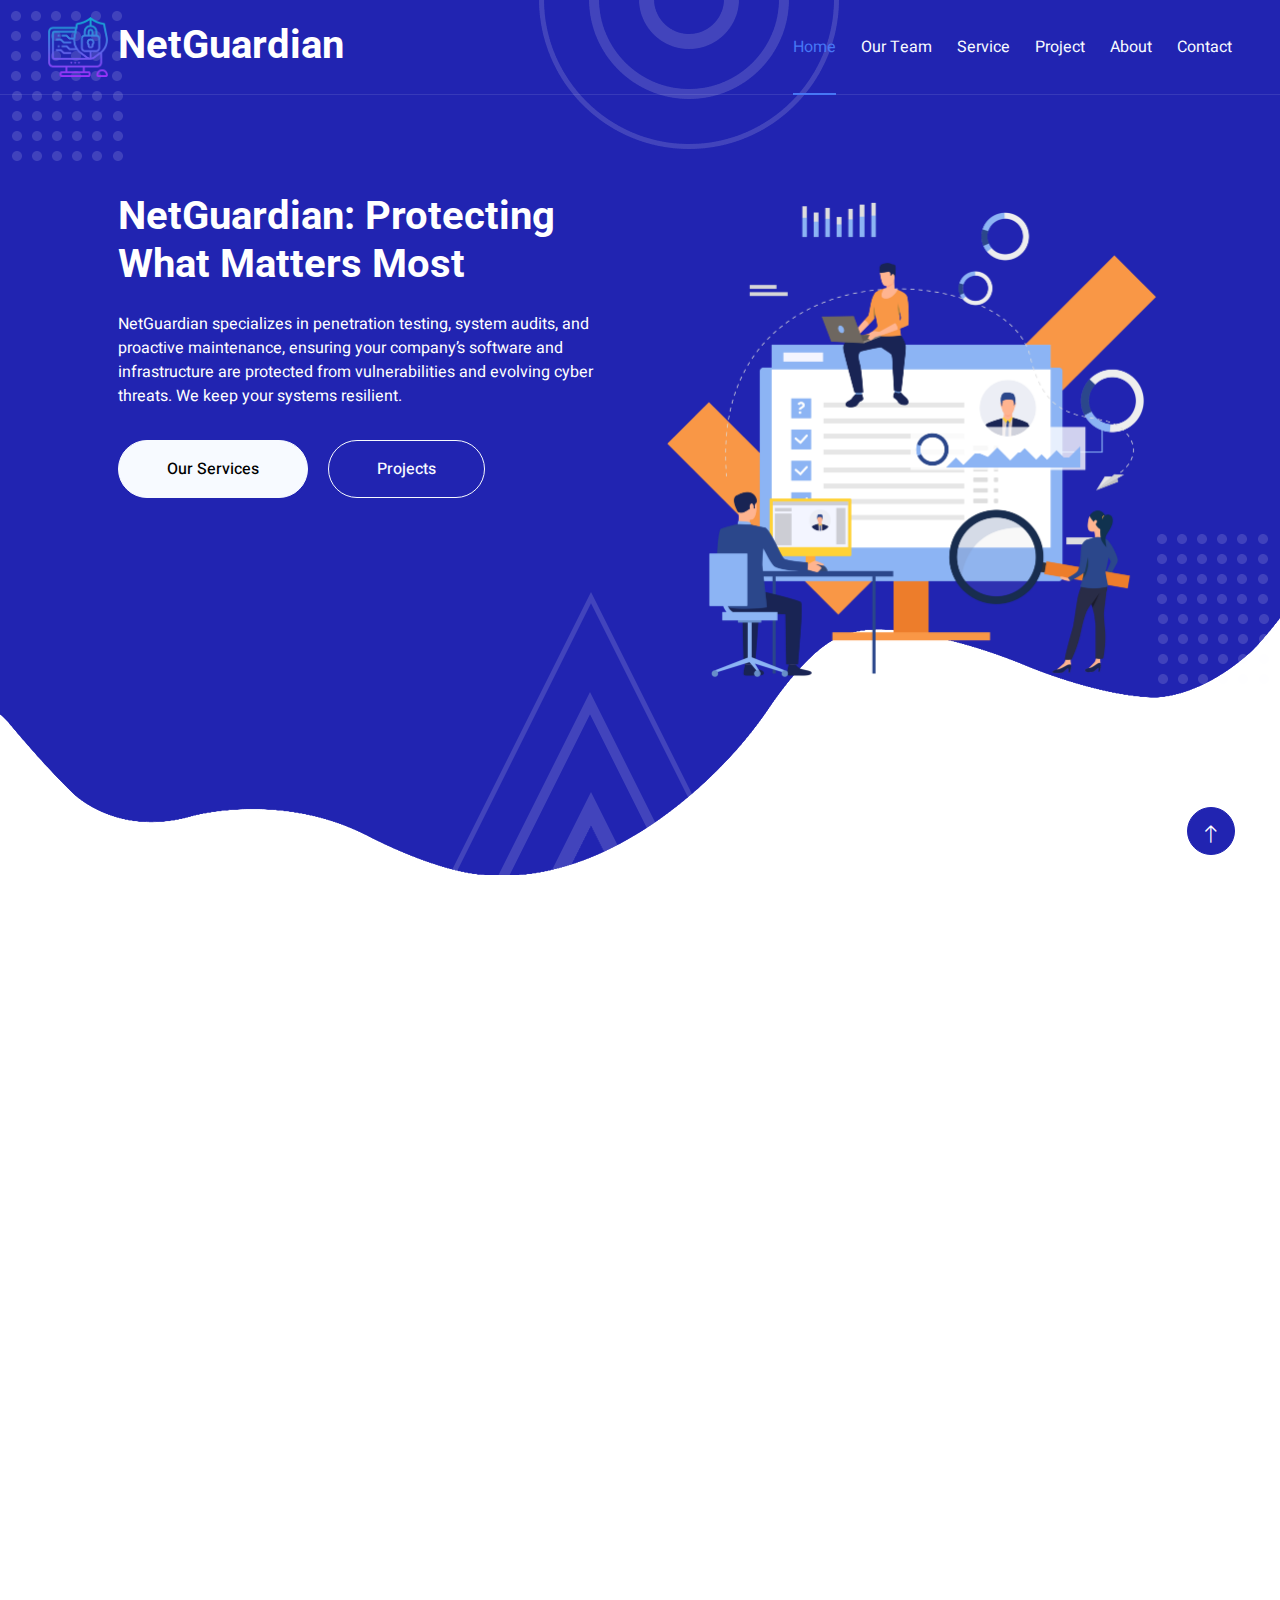
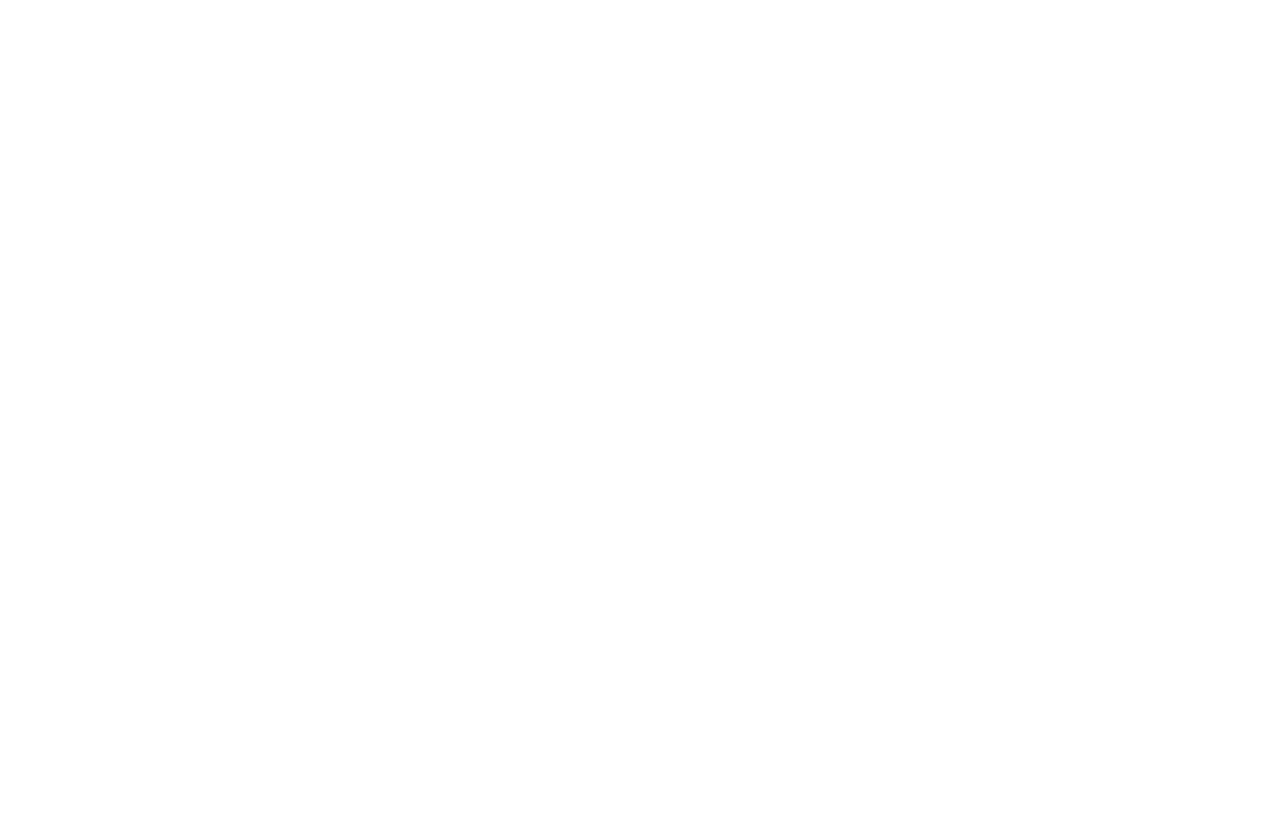
<file: index.html>
<!DOCTYPE html>
<html lang="en">

<head>
    <meta charset="utf-8">
    <title>NetGuardian - Protecting What Matters Most</title>
    <meta content="width=device-width, initial-scale=1.0" name="viewport">
    <meta content="" name="keywords">
    <meta content="" name="description">

    <!-- Favicon -->
    <link style="border: rounded;" href="img/netguardianbg.png" rel="icon">

    <!-- Google Web Fonts -->
    <link rel="preconnect" href="https://fonts.googleapis.com">
    <link rel="preconnect" href="https://fonts.gstatic.com" crossorigin>
    <link href="https://fonts.googleapis.com/css2?family=Heebo:wght@400;500&family=Roboto:wght@400;500;700&display=swap" rel="stylesheet"> 

    <!-- Icon Font Stylesheet -->
    <link href="https://cdnjs.cloudflare.com/ajax/libs/font-awesome/5.10.0/css/all.min.css" rel="stylesheet">
    <link href="https://cdn.jsdelivr.net/npm/bootstrap-icons@1.4.1/font/bootstrap-icons.css" rel="stylesheet">

    <!-- Libraries Stylesheet -->
    <link href="lib/animate/animate.min.css" rel="stylesheet">
    <link href="lib/owlcarousel/assets/owl.carousel.min.css" rel="stylesheet">
    <link href="lib/lightbox/css/lightbox.min.css" rel="stylesheet">

    <!-- Customized Bootstrap Stylesheet -->
    <link href="css/bootstrap.min.css" rel="stylesheet">

    <!-- Template Stylesheet -->
    <link href="css/style.css" rel="stylesheet">
</head>

<body>
    <div class="container-xxl bg-white p-0">
        <!-- Spinner Start -->
        <div id="spinner" class="show bg-white position-fixed translate-middle w-100 vh-100 top-50 start-50 d-flex align-items-center justify-content-center">
            <div class="spinner-grow text-primary" style="width: 3rem; height: 3rem;" role="status">
                <span class="sr-only">Loading...</span>
            </div>
        </div>
        <!-- Spinner End -->


        <!-- Navbar & Hero Start -->
        <div class="container-xxl position-relative p-0">
            <nav class="navbar navbar-expand-lg navbar-light px-4 px-lg-5 py-3 py-lg-0">
                <a href="index.html" class="navbar-brand p-0">
                    <h1 class="m-0"><img src="img/netguardianbg.png"> NetGuardian</h1>
                    <!-- <img src="img/logo.png" alt="Logo"> -->
                </a>
                <button class="navbar-toggler" type="button" data-bs-toggle="collapse" data-bs-target="#navbarCollapse">
                    <span class="fa fa-bars"></span>
                </button>
                <div class="collapse navbar-collapse" id="navbarCollapse">
                    <div class="navbar-nav ms-auto py-0">
                        <a href="index.html" class="nav-item nav-link active">Home</a>
                        <a href="team.html" class="nav-item nav-link">Our Team</a>
                        <a href="service.html" class="nav-item nav-link">Service</a>
                        <a href="project.html" class="nav-item nav-link">Project</a>
                        <a href="about.html" class="nav-item nav-link">About</a>
                        <a href="contact.html" class="nav-item nav-link">Contact</a>
                    </div>
                   
                </div>
            </nav>

            <div class="container-xxl py-5 bg-primary hero-header mb-5">
                <div class="container my-5 py-5 px-lg-5">
                    <div class="row g-5 py-5">
                        <div class="col-lg-6 text-center text-lg-start">
                            <h1 class="text-white mb-4 animated zoomIn">NetGuardian: Protecting What Matters Most</h1>
                            <p class="text-white pb-3 animated zoomIn">NetGuardian specializes in penetration testing, system audits, and proactive maintenance, ensuring your company’s software and infrastructure are protected from vulnerabilities and evolving cyber threats. We keep your systems resilient.</p>
                            <a href="service.html" class="btn btn-light py-sm-3 px-sm-5 rounded-pill me-3 animated slideInLeft">Our Services</a>
                            <a href="project.html" class="btn btn-outline-light py-sm-3 px-sm-5 rounded-pill animated slideInRight">Projects</a>
                        </div>
                        <div class="col-lg-6 text-center text-lg-start">
                            <img class="img-fluid" src="img/teamgraphic.png" alt="">
                        </div>
                    </div>
                </div>
            </div>
        </div>
        <!-- Navbar & Hero End -->


      


        <!-- About Start -->
        <div class="container-xxl py-5">
            <div class="container px-lg-5">
                <div class="row g-5">
                    <div class="col-lg-6 wow fadeInUp" data-wow-delay="0.1s">
                        <div class="section-title position-relative mb-4 pb-2">
                            <h6 class="position-relative text-primary ps-4">Who Are We?</h6>
                            <h2 class="mt-2">The best Cybersecurity solutions with 10 years of experience</h2>
                        </div>
                        <p class="mb-4">NetGuardian is a cybersecurity firm dedicated to protecting businesses through expert penetration testing, system vulnerability assessments, and ongoing maintenance. Our mission is to safeguard your digital infrastructure and ensure peak performance, empowering your organization to operate securely and confidently.</p>
                        <div class="row g-3">
                            <div class="col-sm-6">
                                <h6 class="mb-3"><i class="fa fa-check text-primary me-2"></i>Best Cybersecurity Solutions</h6>
                                <h6 class="mb-0"><i class="fa fa-check text-primary me-2"></i>Professional Staff</h6>
                            </div>
                            <div class="col-sm-6">
                                <h6 class="mb-3"><i class="fa fa-check text-primary me-2"></i>24/7 Support</h6>
                                <h6 class="mb-0"><i class="fa fa-check text-primary me-2"></i>Weekly Reports</h6>
                            </div>
                        </div>
                          </div>
                    <div class="col-lg-6">
                        <img class="img-fluid wow zoomIn" data-wow-delay="0.5s" src="img/about.jpg">
                    </div>
                </div>
            </div>
        </div>
        <!-- About End -->

  
    
        <!-- Testimonial Start -->
        <div class="container-xxl bg-primary testimonial py-5 my-5 wow fadeInUp" data-wow-delay="0.1s">
            <div class="container py-5 px-lg-5">
                <div class="owl-carousel testimonial-carousel">
                    <div class="testimonial-item bg-transparent border rounded text-white p-4">
                        <i class="fa fa-quote-left fa-2x mb-3"></i>
                        <p>NetGuardian's penetration testing uncovered critical vulnerabilities in our system we never knew existed. Their expertise helped us strengthen our security posture. Highly recommend their services!</p>
                        <div class="d-flex align-items-center">
                            <img class="img-fluid flex-shrink-0 rounded-circle" src="img/testimonial-1.jpg" style="width: 50px; height: 50px;">
                            <div class="ps-3">
                                <h6 class="text-white mb-1">Amber Bennett</h6>
                                <small>CEO FellaGrapics</small>
                            </div>
                        </div>
                    </div>
                    <div class="testimonial-item bg-transparent border rounded text-white p-4">
                        <i class="fa fa-quote-left fa-2x mb-3"></i>
                        <p>With NetGuardian's regular system maintenance, we've had zero downtime and complete peace of mind. Their team is always reliable and professional.</p>
                        <div class="d-flex align-items-center">
                            <img class="img-fluid flex-shrink-0 rounded-circle" src="img/testimonial-2.jpg" style="width: 50px; height: 50px;">
                            <div class="ps-3">
                                <h6 class="text-white mb-1">Mike Raynor</h6>
                                <small>CTO Tech Biz</small>
                            </div>
                        </div>
                    </div>
                    <div class="testimonial-item bg-transparent border rounded text-white p-4">
                        <i class="fa fa-quote-left fa-2x mb-3"></i>
                        <p>The team at NetGuardian is exceptional! Their thorough software checks ensured our systems stayed secure, and their support has been top-notch.</p>
                        <div class="d-flex align-items-center">
                            <img class="img-fluid flex-shrink-0 rounded-circle" src="img/testimonial-3.jpg" style="width: 50px; height: 50px;">
                            <div class="ps-3">
                                <h6 class="text-white mb-1">Jason Samon</h6>
                                <small>Gen. Director of ITops</small>
                            </div>
                        </div>
                    </div>
                    <div class="testimonial-item bg-transparent border rounded text-white p-4">
                        <i class="fa fa-quote-left fa-2x mb-3"></i>
                        <p>Thanks to NetGuardian, we now have a comprehensive understanding of our security vulnerabilities. Their proactive approach to penetration testing has transformed how we manage our cybersecurity.</p>
                        <div class="d-flex align-items-center">
                            <img class="img-fluid flex-shrink-0 rounded-circle" src="img/testimonial-4.jpg" style="width: 50px; height: 50px;">
                            <div class="ps-3">
                                <h6 class="text-white mb-1">Kate Bishop</h6>
                                <small>IT manager at Liveme corp</small>
                            </div>
                        </div>
                    </div>
                    
                </div>
            </div>
        </div>
        <!-- Testimonial End -->


             

        <!-- Footer Start -->
      <div class="container-fluid bg-primary text-light footer mt-5 pt-5 wow fadeIn" data-wow-delay="0.1s">
        <div class="container py-5 px-lg-5">
            <div class="row g-5">
                <div class="col-md-6 col-lg-3">
                    <h5 class="text-white mb-4">Get In Touch</h5>
                    <p><i class="fa fa-map-marker-alt me-3"></i>Multan, Pakistan</p>
                    <p><i class="fa fa-phone-alt me-3"></i>+012 345 67890</p>
                    <p><i class="fa fa-envelope me-3"></i>info@NetGuardian.com</p>
                    <div class="d-flex pt-2">
                        <a class="btn btn-outline-light btn-social" href="x.com"><i class="fab fa-twitter"></i></a>
                        <a class="btn btn-outline-light btn-social" href="facebook.com"><i class="fab fa-facebook-f"></i></a>
                        <a class="btn btn-outline-light btn-social" href="youtube.com"><i class="fab fa-youtube"></i></a>
                        <a class="btn btn-outline-light btn-social" href="instagram.com"><i class="fab fa-instagram"></i></a>
                        <a class="btn btn-outline-light btn-social" href="linkedin.com"><i class="fab fa-linkedin-in"></i></a>
                    </div>
                </div>
                <div class="col-md-6 col-lg-3">
                    <h5 class="text-white mb-4">Popular Link</h5>
                    <a class="btn btn-link" href="about.html">About Us</a>
                    <a class="btn btn-link" href="contact.html">Contact Us</a>
                    <a class="btn btn-link" href="service.html">Services</a>
                    <a class="btn btn-link" href="">Privacy Policy</a>
                    <a class="btn btn-link" href="">Terms & Condition</a>
                    
                </div>
                <div class="col-md-6 col-lg-3">
                    <h5 class="text-white mb-4">Project Gallery</h5>
                    <div class="row g-2">
                        <div class="col-4">
                            <img class="img-fluid" src="img/Pen-Testing.png" alt="Image">
                        </div>
                        <div class="col-4">
                            <img class="img-fluid" src="img/port1 (1).jpg" alt="Image">
                        </div>
                        <div class="col-4">
                            <img class="img-fluid" src="img/port3r.png" alt="Image">
                        </div>
                        <div class="col-4">
                            <img class="img-fluid" src="img/port4r.png" alt="Image">
                        </div>
                        <div class="col-4">
                            <img class="img-fluid" src="img/port5r.png" alt="Image">
                        </div>
                        <div class="col-4">
                            <img class="img-fluid" src="img/port2 (1).png" alt="Image">
                        </div>
                    </div>
                </div>
                <div class="col-md-6 col-lg-3">
                    <h5 class="text-white mb-4">Newsletter</h5>
                    <p>Get the latest updates from the NetGuardian for any new security vulnerabilities or threats.</p>
                    <div class="position-relative w-100 mt-3">
                        <input class="form-control border-0 rounded-pill w-100 ps-4 pe-5" type="text" placeholder="Your Email" style="height: 48px;">
                        <button type="button" class="btn shadow-none position-absolute top-0 end-0 mt-1 me-2"><i class="fa fa-paper-plane text-primary fs-4"></i></button>
                    </div>
                </div>
            </div>
        </div>
        <div class="container px-lg-5">
            <div class="copyright">
                <div class="row">
                    <div class="col-md-6 text-center text-md-start mb-3 mb-md-0">
                        &copy; <a class="border-bottom" href="#">NetGuardian</a>, All Right Reserved. 
                        
                        
                    </div>
                   
                    </div>
                </div>
            </div>
        </div>
    </div>
    <!-- Footer End -->


        <!-- Back to Top -->
        <a href="#" class="btn btn-lg btn-primary btn-lg-square back-to-top pt-2"><i class="bi bi-arrow-up"></i></a>
    </div>

    <!-- JavaScript Libraries -->
    <script src="https://code.jquery.com/jquery-3.4.1.min.js"></script>
    <script src="https://cdn.jsdelivr.net/npm/bootstrap@5.0.0/dist/js/bootstrap.bundle.min.js"></script>
    <script src="lib/wow/wow.min.js"></script>
    <script src="lib/easing/easing.min.js"></script>
    <script src="lib/waypoints/waypoints.min.js"></script>
    <script src="lib/owlcarousel/owl.carousel.min.js"></script>
    <script src="lib/isotope/isotope.pkgd.min.js"></script>
    <script src="lib/lightbox/js/lightbox.min.js"></script>

    <!-- Template Javascript -->
    <script src="js/main.js"></script>
</body>

</html>
</file>
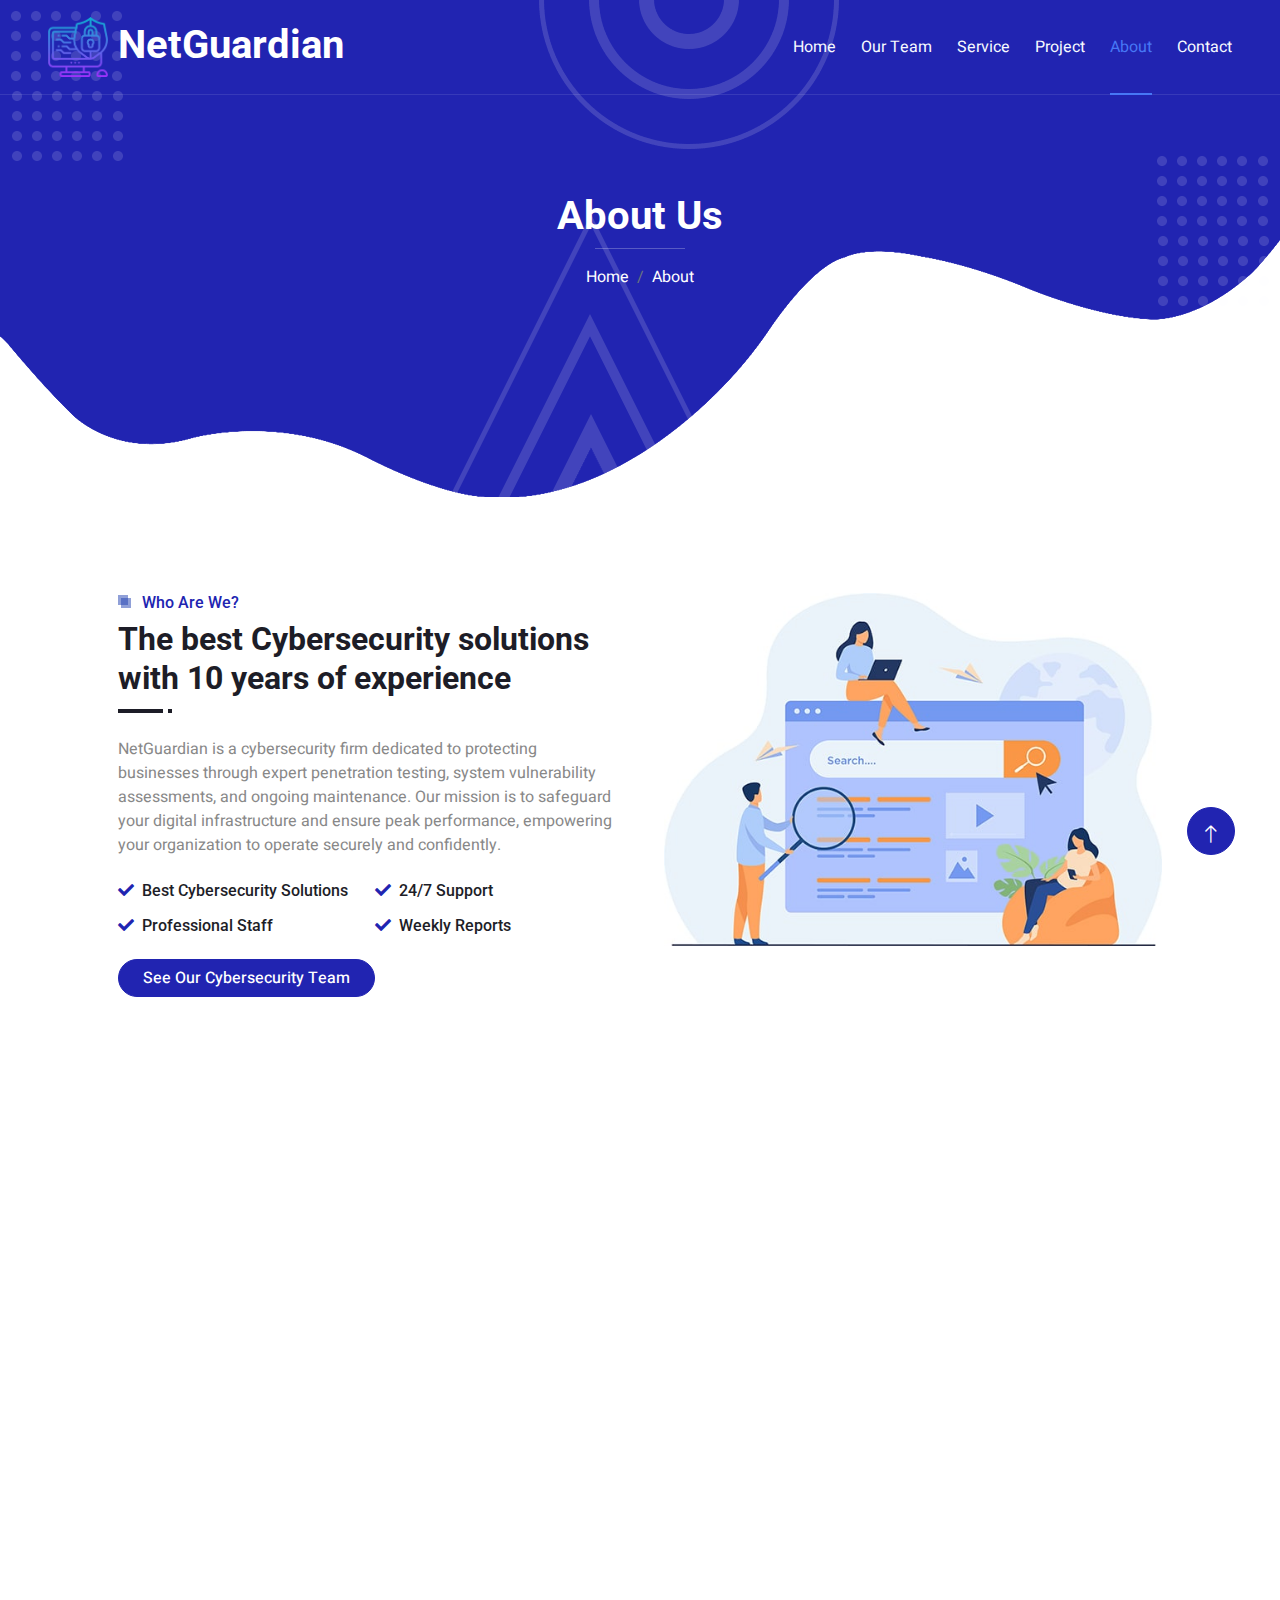
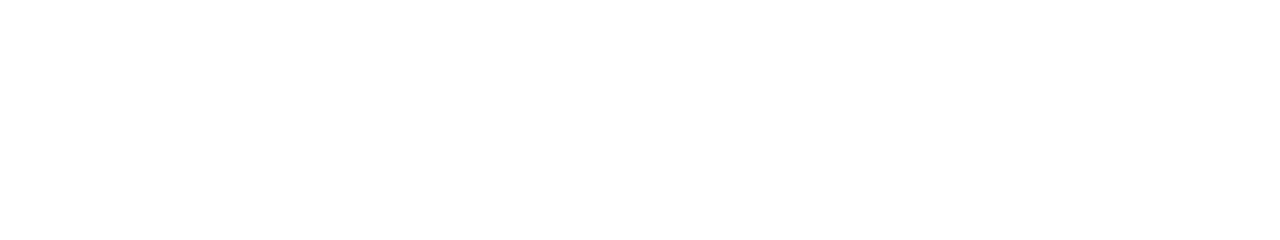
<file: about.html>
<!DOCTYPE html>
<html lang="en">

<head>
    <meta charset="utf-8">
    <title>NetGuardian - About Us</title>
    <meta content="width=device-width, initial-scale=1.0" name="viewport">
    <meta content="" name="keywords">
    <meta content="" name="description">

    <!-- Favicon -->
    <link style="border: rounded;" href="img/netguardianbg.png" rel="icon">

    <!-- Google Web Fonts -->
    <link rel="preconnect" href="https://fonts.googleapis.com">
    <link rel="preconnect" href="https://fonts.gstatic.com" crossorigin>
    <link href="https://fonts.googleapis.com/css2?family=Heebo:wght@400;500&family=Roboto:wght@400;500;700&display=swap" rel="stylesheet"> 

    <!-- Icon Font Stylesheet -->
    <link href="https://cdnjs.cloudflare.com/ajax/libs/font-awesome/5.10.0/css/all.min.css" rel="stylesheet">
    <link href="https://cdn.jsdelivr.net/npm/bootstrap-icons@1.4.1/font/bootstrap-icons.css" rel="stylesheet">

    <!-- Libraries Stylesheet -->
    <link href="lib/animate/animate.min.css" rel="stylesheet">
    <link href="lib/owlcarousel/assets/owl.carousel.min.css" rel="stylesheet">
    <link href="lib/lightbox/css/lightbox.min.css" rel="stylesheet">

    <!-- Customized Bootstrap Stylesheet -->
    <link href="css/bootstrap.min.css" rel="stylesheet">

    <!-- Template Stylesheet -->
    <link href="css/style.css" rel="stylesheet">
</head>

<body>
    <div class="container-xxl bg-white p-0">
        <!-- Spinner Start -->
        <div id="spinner" class="show bg-white position-fixed translate-middle w-100 vh-100 top-50 start-50 d-flex align-items-center justify-content-center">
            <div class="spinner-grow text-primary" style="width: 3rem; height: 3rem;" role="status">
                <span class="sr-only">Loading...</span>
            </div>
        </div>
        <!-- Spinner End -->


        <!-- Navbar & Hero Start -->
        <div class="container-xxl position-relative p-0">
            <nav class="navbar navbar-expand-lg navbar-light px-4 px-lg-5 py-3 py-lg-0">
                <a href="index.html" class="navbar-brand p-0">
                    <h1 class="m-0"><img src="img/netguardianbg.png"> NetGuardian</h1>
                    <!-- <img src="img/logo.png" alt="Logo"> -->
                </a>
                <button class="navbar-toggler" type="button" data-bs-toggle="collapse" data-bs-target="#navbarCollapse">
                    <span class="fa fa-bars"></span>
                </button>
                <div class="collapse navbar-collapse" id="navbarCollapse">
                    <div class="navbar-nav ms-auto py-0">
                        <a href="index.html" class="nav-item nav-link">Home</a>
                        <a href="team.html" class="nav-item nav-link">Our Team</a>
                        <a href="service.html" class="nav-item nav-link">Service</a>
                        <a href="project.html" class="nav-item nav-link">Project</a>
                        <a href="about.html" class="nav-item nav-link active">About</a>                    
                        <a href="contact.html" class="nav-item nav-link">Contact</a>
                    </div>
                   
                </div>
            </nav>

            <div class="container-xxl py-5 bg-primary hero-header mb-5">
                <div class="container my-5 py-5 px-lg-5">
                    <div class="row g-5 py-5">
                        <div class="col-12 text-center">
                            <h1 class="text-white animated zoomIn">About Us</h1>
                            <hr class="bg-white mx-auto mt-0" style="width: 90px;">
                            <nav aria-label="breadcrumb">
                                <ol class="breadcrumb justify-content-center">
                                    <li class="breadcrumb-item"><a class="text-white" href="index.html">Home</a></li>
                                    <li href="about.html" class="breadcrumb-item text-white active" aria-current="page">About</li>
                                </ol>
                            </nav>
                        </div>
                    </div>
                </div>
            </div>
        </div>
        <!-- Navbar & Hero End -->


        <!-- Full Screen Search Start -->
        <div class="modal fade" id="searchModal" tabindex="-1">
            <div class="modal-dialog modal-fullscreen">
                <div class="modal-content" style="background: rgba(29, 29, 39, 0.7);">
                    <div class="modal-header border-0">
                        <button type="button" class="btn bg-white btn-close" data-bs-dismiss="modal" aria-label="Close"></button>
                    </div>
                    <div class="modal-body d-flex align-items-center justify-content-center">
                        <div class="input-group" style="max-width: 600px;">
                            <input type="text" class="form-control bg-transparent border-light p-3" placeholder="Type search keyword">
                            <button class="btn btn-light px-4"><i class="bi bi-search"></i></button>
                        </div>
                    </div>
                </div>
            </div>
        </div>
        <!-- Full Screen Search End -->


        <!-- About Start -->
        <div class="container-xxl py-5">
            <div class="container px-lg-5">
                <div class="row g-5">
                    <div class="col-lg-6 wow fadeInUp" data-wow-delay="0.1s">
                        <div class="section-title position-relative mb-4 pb-2">
                            <h6 class="position-relative text-primary ps-4">Who Are We?</h6>
                            <h2 class="mt-2">The best Cybersecurity solutions with 10 years of experience</h2>
                        </div>
                        <p class="mb-4">NetGuardian is a cybersecurity firm dedicated to protecting businesses through expert penetration testing, system vulnerability assessments, and ongoing maintenance. Our mission is to safeguard your digital infrastructure and ensure peak performance, empowering your organization to operate securely and confidently.</p>
                        <div class="row g-3">
                            <div class="col-sm-6">
                                <h6 class="mb-3"><i class="fa fa-check text-primary me-2"></i>Best Cybersecurity Solutions</h6>
                                <h6 class="mb-0"><i class="fa fa-check text-primary me-2"></i>Professional Staff</h6>
                            </div>
                            <div class="col-sm-6">
                                <h6 class="mb-3"><i class="fa fa-check text-primary me-2"></i>24/7 Support</h6>
                                <h6 class="mb-0"><i class="fa fa-check text-primary me-2"></i>Weekly Reports</h6>
                            </div>
                        </div>
                        <div class="d-flex align-items-center mt-4">
                            <a class="btn btn-primary rounded-pill px-4 me-3" href="team.html">See Our Cybersecurity Team</a>
                            
                        </div>
                    </div>
                    <div class="col-lg-6">
                        <img class="img-fluid wow zoomIn" data-wow-delay="0.5s" src="img/about.jpg">
                    </div>
                </div>
            </div>
        </div>
        <!-- About End -->


        <!-- Newsletter Start -->
        <div class="container-xxl bg-primary newsletter my-5 wow fadeInUp" data-wow-delay="0.1s">
            <div class="container px-lg-5">
                <div class="row align-items-center" style="height: 250px;">
                    <div class="col-12 col-md-6">
                        <h3 class="text-white">Ready to get your company protected? Mail us now!</h3>
                        <small class="text-white">We will conduct a thorough assessment of your company's security posture.</small>
                        <div class="position-relative w-100 mt-3">
                            <input class="form-control border-0 rounded-pill w-100 ps-4 pe-5" type="text" placeholder="Enter Your Email" style="height: 48px;">
                            <button type="button" class="btn shadow-none position-absolute top-0 end-0 mt-1 me-2"><i class="fa fa-paper-plane text-primary fs-4"></i></button>
                        </div>
                    </div>
                    <div class="col-md-6 text-center mb-n5 d-none d-md-block">
                        <img class="img-fluid mt-5" style="height: 250px;" src="img/newsletter.png">
                    </div>
                </div>
            </div>
        </div>
        <!-- Newsletter End -->


       
<!-- Footer Start -->
<div class="container-fluid bg-primary text-light footer mt-5 pt-5 wow fadeIn" data-wow-delay="0.1s">
    <div class="container py-5 px-lg-5">
        <div class="row g-5">
            <div class="col-md-6 col-lg-3">
                <h5 class="text-white mb-4">Get In Touch</h5>
                <p><i class="fa fa-map-marker-alt me-3"></i>Multan, Pakistan</p>
                <p><i class="fa fa-phone-alt me-3"></i>+012 345 67890</p>
                <p><i class="fa fa-envelope me-3"></i>info@NetGuardian.com</p>
                <div class="d-flex pt-2">
                    <a class="btn btn-outline-light btn-social" href="x.com"><i class="fab fa-twitter"></i></a>
                    <a class="btn btn-outline-light btn-social" href="facebook.com"><i class="fab fa-facebook-f"></i></a>
                    <a class="btn btn-outline-light btn-social" href="youtube.com"><i class="fab fa-youtube"></i></a>
                    <a class="btn btn-outline-light btn-social" href="instagram.com"><i class="fab fa-instagram"></i></a>
                    <a class="btn btn-outline-light btn-social" href="linkedin.com"><i class="fab fa-linkedin-in"></i></a>
                </div>
            </div>
            <div class="col-md-6 col-lg-3">
                <h5 class="text-white mb-4">Popular Link</h5>
                <a class="btn btn-link" href="about.html">About Us</a>
                <a class="btn btn-link" href="contact.html">Contact Us</a>
                <a class="btn btn-link" href="service.html">Services</a>
                <a class="btn btn-link" href="">Privacy Policy</a>
                <a class="btn btn-link" href="">Terms & Condition</a>
                
            </div>
            <div class="col-md-6 col-lg-3">
                <h5 class="text-white mb-4">Project Gallery</h5>
                <div class="row g-2">
                    <div class="col-4">
                        <img class="img-fluid" src="img/Pen-Testing.png" alt="Image">
                    </div>
                    <div class="col-4">
                        <img class="img-fluid" src="img/port1 (1).jpg" alt="Image">
                    </div>
                    <div class="col-4">
                        <img class="img-fluid" src="img/port3r.png" alt="Image">
                    </div>
                    <div class="col-4">
                        <img class="img-fluid" src="img/port4r.png" alt="Image">
                    </div>
                    <div class="col-4">
                        <img class="img-fluid" src="img/port5r.png" alt="Image">
                    </div>
                    <div class="col-4">
                        <img class="img-fluid" src="img/port2 (1).png" alt="Image">
                    </div>
                </div>
            </div>
            <div class="col-md-6 col-lg-3">
                <h5 class="text-white mb-4">Newsletter</h5>
                <p>Get the latest updates from the NetGuardian for any new security vulnerabilities or threats.</p>
                <div class="position-relative w-100 mt-3">
                    <input class="form-control border-0 rounded-pill w-100 ps-4 pe-5" type="text" placeholder="Your Email" style="height: 48px;">
                    <button type="button" class="btn shadow-none position-absolute top-0 end-0 mt-1 me-2"><i class="fa fa-paper-plane text-primary fs-4"></i></button>
                </div>
            </div>
        </div>
    </div>
    <div class="container px-lg-5">
        <div class="copyright">
            <div class="row">
                <div class="col-md-6 text-center text-md-start mb-3 mb-md-0">
                    &copy; <a class="border-bottom" href="#">NetGuardian</a>, All Right Reserved. 
                    
                    
                </div>
               
                </div>
            </div>
        </div>
    </div>
</div>
<!-- Footer End -->



        <!-- Back to Top -->
        <a href="#" class="btn btn-lg btn-primary btn-lg-square back-to-top pt-2"><i class="bi bi-arrow-up"></i></a>
    </div>

    <!-- JavaScript Libraries -->
    <script src="https://code.jquery.com/jquery-3.4.1.min.js"></script>
    <script src="https://cdn.jsdelivr.net/npm/bootstrap@5.0.0/dist/js/bootstrap.bundle.min.js"></script>
    <script src="lib/wow/wow.min.js"></script>
    <script src="lib/easing/easing.min.js"></script>
    <script src="lib/waypoints/waypoints.min.js"></script>
    <script src="lib/owlcarousel/owl.carousel.min.js"></script>
    <script src="lib/isotope/isotope.pkgd.min.js"></script>
    <script src="lib/lightbox/js/lightbox.min.js"></script>

    <!-- Template Javascript -->
    <script src="js/main.js"></script>
</body>

</html>
</file>
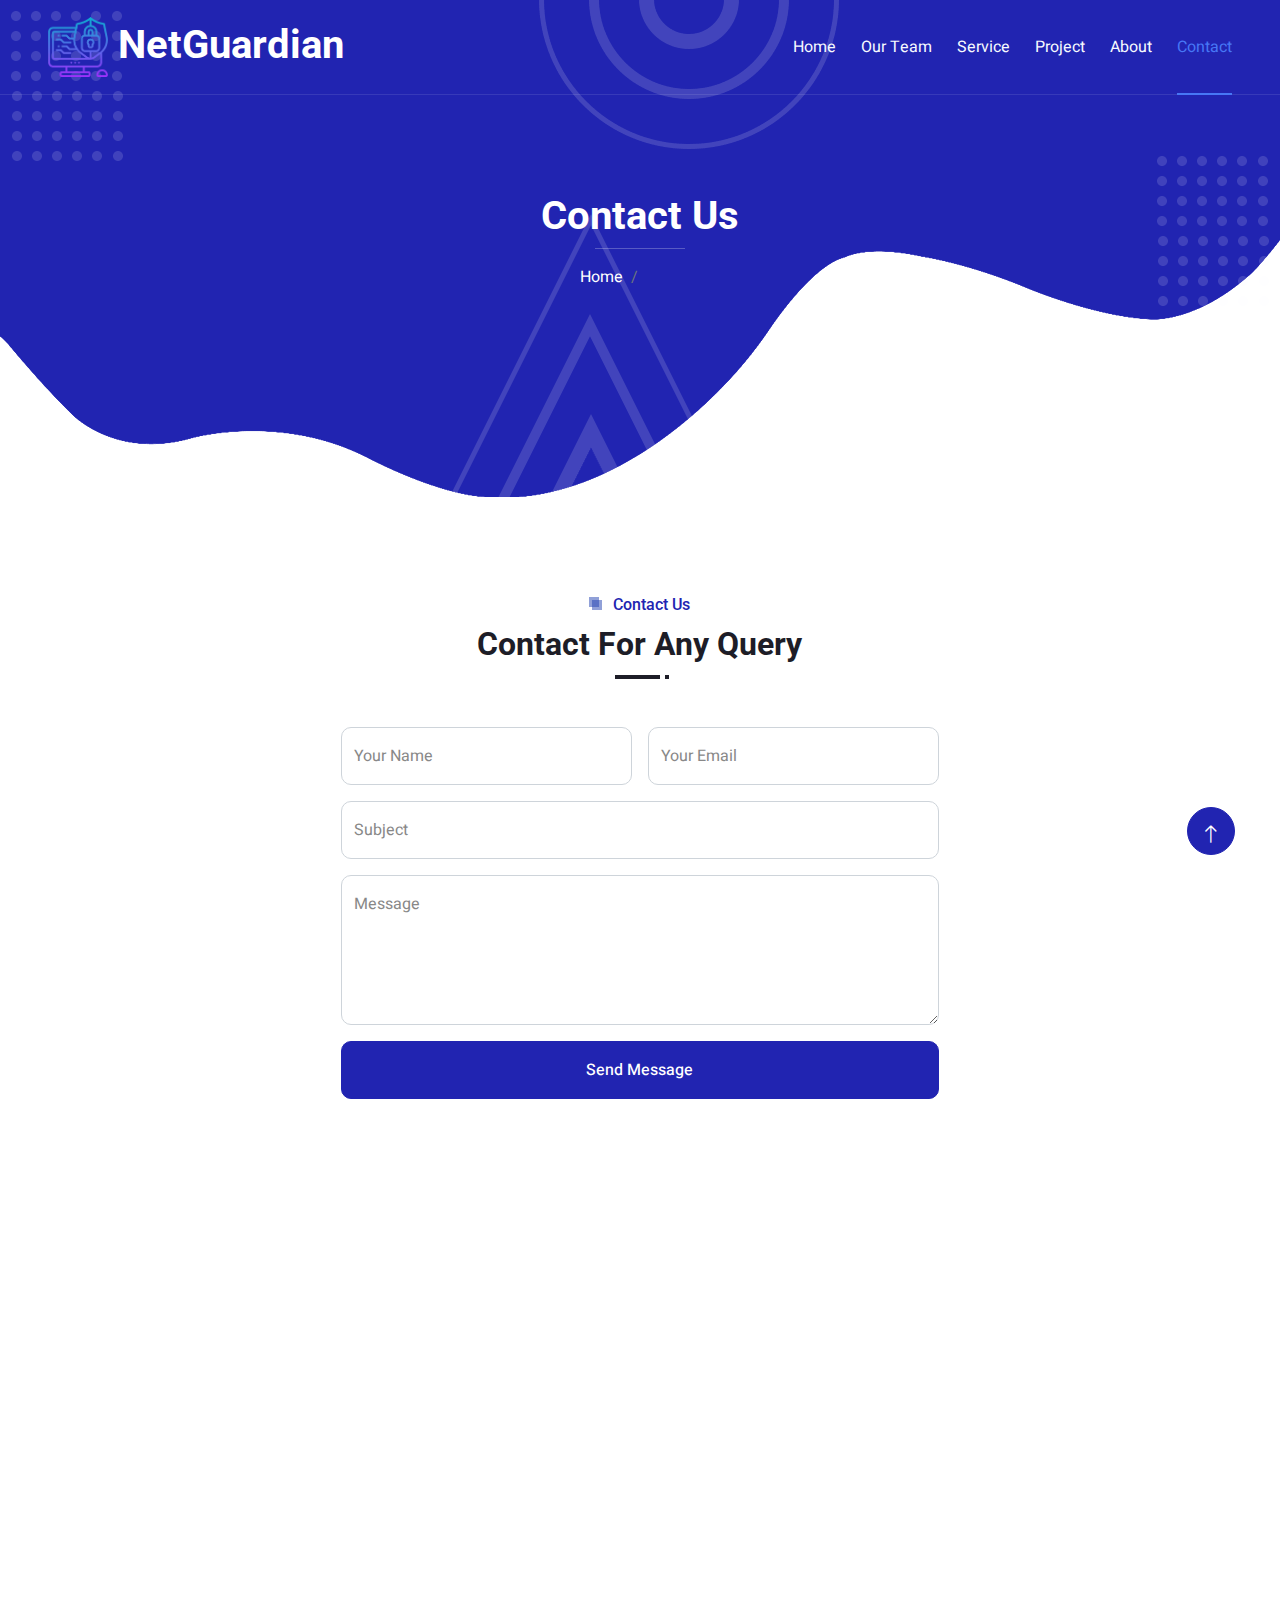
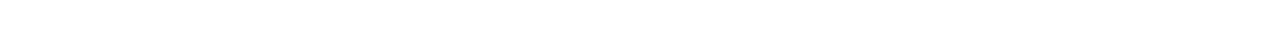
<file: contact.html>
<!DOCTYPE html>
<html lang="en">

<head>
    <meta charset="utf-8">
    <title>NetGuardian - Contact Us</title>
    <meta content="width=device-width, initial-scale=1.0" name="viewport">
    <meta content="" name="keywords">
    <meta content="" name="description">

    <!-- Favicon -->
    <link style="border: rounded;" href="img/netguardianbg.png" rel="icon">

    <!-- Google Web Fonts -->
    <link rel="preconnect" href="https://fonts.googleapis.com">
    <link rel="preconnect" href="https://fonts.gstatic.com" crossorigin>
    <link href="https://fonts.googleapis.com/css2?family=Heebo:wght@400;500&family=Roboto:wght@400;500;700&display=swap" rel="stylesheet"> 

    <!-- Icon Font Stylesheet -->
    <link href="https://cdnjs.cloudflare.com/ajax/libs/font-awesome/5.10.0/css/all.min.css" rel="stylesheet">
    <link href="https://cdn.jsdelivr.net/npm/bootstrap-icons@1.4.1/font/bootstrap-icons.css" rel="stylesheet">

    <!-- Libraries Stylesheet -->
    <link href="lib/animate/animate.min.css" rel="stylesheet">
    <link href="lib/owlcarousel/assets/owl.carousel.min.css" rel="stylesheet">
    <link href="lib/lightbox/css/lightbox.min.css" rel="stylesheet">

    <!-- Customized Bootstrap Stylesheet -->
    <link href="css/bootstrap.min.css" rel="stylesheet">

    <!-- Template Stylesheet -->
    <link href="css/style.css" rel="stylesheet">
</head>

<body>
    <div class="container-xxl bg-white p-0">
        <!-- Spinner Start -->
        <div id="spinner" class="show bg-white position-fixed translate-middle w-100 vh-100 top-50 start-50 d-flex align-items-center justify-content-center">
            <div class="spinner-grow text-primary" style="width: 3rem; height: 3rem;" role="status">
                <span class="sr-only">Loading...</span>
            </div>
        </div>
        <!-- Spinner End -->


        <!-- Navbar & Hero Start -->
        <div class="container-xxl position-relative p-0">
            <nav class="navbar navbar-expand-lg navbar-light px-4 px-lg-5 py-3 py-lg-0">
                <a href="index.html" class="navbar-brand p-0">
                    <h1 class="m-0"><img src="img/netguardianbg.png"> NetGuardian</h1>
                    <!-- <img src="img/logo.png" alt="Logo"> -->
                </a>
                <button class="navbar-toggler" type="button" data-bs-toggle="collapse" data-bs-target="#navbarCollapse">
                    <span class="fa fa-bars"></span>
                </button>
                <div class="collapse navbar-collapse" id="navbarCollapse">
                    <div class="navbar-nav ms-auto py-0">
                        <a href="index.html" class="nav-item nav-link">Home</a>
                        <a href="team.html" class="nav-item nav-link">Our Team</a>
                        <a href="service.html" class="nav-item nav-link">Service</a>
                        <a href="project.html" class="nav-item nav-link">Project</a>
                        <a href="about.html" class="nav-item nav-link">About</a>
                       
                        <a href="contact.html" class="nav-item nav-link active">Contact</a>
                    </div>
                    
                </div>
            </nav>

            <div class="container-xxl py-5 bg-primary hero-header mb-5">
                <div class="container my-5 py-5 px-lg-5">
                    <div class="row g-5 py-5">
                        <div class="col-12 text-center">
                            <h1 class="text-white animated zoomIn">Contact Us</h1>
                            <hr class="bg-white mx-auto mt-0" style="width: 90px;">
                            <nav aria-label="breadcrumb">
                                <ol class="breadcrumb justify-content-center">
                                    <li class="breadcrumb-item"><a class="text-white" href="index.html">Home</a></li>
                                   
                                    <li class="breadcrumb-item text-white active" aria-current="page"><a href="contact.html">Contact</a></li>
                                </ol>
                            </nav>
                        </div>
                    </div>
                </div>
            </div>
        </div>
        <!-- Navbar & Hero End -->


        <!-- Full Screen Search Start -->
        <div class="modal fade" id="searchModal" tabindex="-1">
            <div class="modal-dialog modal-fullscreen">
                <div class="modal-content" style="background: rgba(29, 29, 39, 0.7);">
                    <div class="modal-header border-0">
                        <button type="button" class="btn bg-white btn-close" data-bs-dismiss="modal" aria-label="Close"></button>
                    </div>
                    <div class="modal-body d-flex align-items-center justify-content-center">
                        <div class="input-group" style="max-width: 600px;">
                            <input type="text" class="form-control bg-transparent border-light p-3" placeholder="Type search keyword">
                            <button class="btn btn-light px-4"><i class="bi bi-search"></i></button>
                        </div>
                    </div>
                </div>
            </div>
        </div>
        <!-- Full Screen Search End -->


        <!-- Contact Start -->
        <div class="container-xxl py-5">
            <div class="container px-lg-5">
                <div class="row justify-content-center">
                    <div class="col-lg-7">
                        <div class="section-title position-relative text-center mb-5 pb-2 wow fadeInUp" data-wow-delay="0.1s">
                            <h6 class="position-relative d-inline text-primary ps-4">Contact Us</h6>
                            <h2 class="mt-2">Contact For Any Query</h2>
                        </div>
                        <div class="wow fadeInUp" data-wow-delay="0.3s">
                            <form>
                                <div class="row g-3">
                                    <div class="col-md-6">
                                        <div class="form-floating">
                                            <input type="text" class="form-control" id="name" placeholder="Your Name">
                                            <label for="name">Your Name</label>
                                        </div>
                                    </div>
                                    <div class="col-md-6">
                                        <div class="form-floating">
                                            <input type="email" class="form-control" id="email" placeholder="Your Email">
                                            <label for="email">Your Email</label>
                                        </div>
                                    </div>
                                    <div class="col-12">
                                        <div class="form-floating">
                                            <input type="text" class="form-control" id="subject" placeholder="Subject">
                                            <label for="subject">Subject</label>
                                        </div>
                                    </div>
                                    <div class="col-12">
                                        <div class="form-floating">
                                            <textarea class="form-control" placeholder="Leave a message here" id="message" style="height: 150px"></textarea>
                                            <label for="message">Message</label>
                                        </div>
                                    </div>
                                    <div class="col-12">
                                        <button class="btn btn-primary w-100 py-3" type="submit">Send Message</button>
                                    </div>
                                </div>
                            </form>
                        </div>
                    </div>
                </div>
            </div>
        </div>
        <!-- Contact End -->
        
  <!-- Footer Start -->
  <div class="container-fluid bg-primary text-light footer mt-5 pt-5 wow fadeIn" data-wow-delay="0.1s">
    <div class="container py-5 px-lg-5">
        <div class="row g-5">
            <div class="col-md-6 col-lg-3">
                <h5 class="text-white mb-4">Get In Touch</h5>
                <p><i class="fa fa-map-marker-alt me-3"></i>Multan, Pakistan</p>
                <p><i class="fa fa-phone-alt me-3"></i>+012 345 67890</p>
                <p><i class="fa fa-envelope me-3"></i>info@NetGuardian.com</p>
                <div class="d-flex pt-2">
                    <a class="btn btn-outline-light btn-social" href="x.com"><i class="fab fa-twitter"></i></a>
                    <a class="btn btn-outline-light btn-social" href="facebook.com"><i class="fab fa-facebook-f"></i></a>
                    <a class="btn btn-outline-light btn-social" href="youtube.com"><i class="fab fa-youtube"></i></a>
                    <a class="btn btn-outline-light btn-social" href="instagram.com"><i class="fab fa-instagram"></i></a>
                    <a class="btn btn-outline-light btn-social" href="linkedin.com"><i class="fab fa-linkedin-in"></i></a>
                </div>
            </div>
            <div class="col-md-6 col-lg-3">
                <h5 class="text-white mb-4">Popular Link</h5>
                <a class="btn btn-link" href="about.html">About Us</a>
                <a class="btn btn-link" href="contact.html">Contact Us</a>
                <a class="btn btn-link" href="service.html">Services</a>
                <a class="btn btn-link" href="">Privacy Policy</a>
                <a class="btn btn-link" href="">Terms & Condition</a>
                
            </div>
            <div class="col-md-6 col-lg-3">
                <h5 class="text-white mb-4">Project Gallery</h5>
                <div class="row g-2">
                    <div class="col-4">
                        <img class="img-fluid" src="img/Pen-Testing.png" alt="Image">
                    </div>
                    <div class="col-4">
                        <img class="img-fluid" src="img/port1 (1).jpg" alt="Image">
                    </div>
                    <div class="col-4">
                        <img class="img-fluid" src="img/port3r.png" alt="Image">
                    </div>
                    <div class="col-4">
                        <img class="img-fluid" src="img/port4r.png" alt="Image">
                    </div>
                    <div class="col-4">
                        <img class="img-fluid" src="img/port5r.png" alt="Image">
                    </div>
                    <div class="col-4">
                        <img class="img-fluid" src="img/port2 (1).png" alt="Image">
                    </div>
                </div>
            </div>
            <div class="col-md-6 col-lg-3">
                <h5 class="text-white mb-4">Newsletter</h5>
                <p>Get the latest updates from the NetGuardian for any new security vulnerabilities or threats.</p>
                <div class="position-relative w-100 mt-3">
                    <input class="form-control border-0 rounded-pill w-100 ps-4 pe-5" type="text" placeholder="Your Email" style="height: 48px;">
                    <button type="button" class="btn shadow-none position-absolute top-0 end-0 mt-1 me-2"><i class="fa fa-paper-plane text-primary fs-4"></i></button>
                </div>
            </div>
        </div>
    </div>
    <div class="container px-lg-5">
        <div class="copyright">
            <div class="row">
                <div class="col-md-6 text-center text-md-start mb-3 mb-md-0">
                    &copy; <a class="border-bottom" href="#">NetGuardian</a>, All Right Reserved. 
                    
                    
                </div>
               
                </div>
            </div>
        </div>
    </div>
</div>
<!-- Footer End -->



        <!-- Back to Top -->
        <a href="#" class="btn btn-lg btn-primary btn-lg-square back-to-top pt-2"><i class="bi bi-arrow-up"></i></a>
    </div>

    <!-- JavaScript Libraries -->
    <script src="https://code.jquery.com/jquery-3.4.1.min.js"></script>
    <script src="https://cdn.jsdelivr.net/npm/bootstrap@5.0.0/dist/js/bootstrap.bundle.min.js"></script>
    <script src="lib/wow/wow.min.js"></script>
    <script src="lib/easing/easing.min.js"></script>
    <script src="lib/waypoints/waypoints.min.js"></script>
    <script src="lib/owlcarousel/owl.carousel.min.js"></script>
    <script src="lib/isotope/isotope.pkgd.min.js"></script>
    <script src="lib/lightbox/js/lightbox.min.js"></script>

    <!-- Template Javascript -->
    <script src="js/main.js"></script>
</body>

</html>
</file>
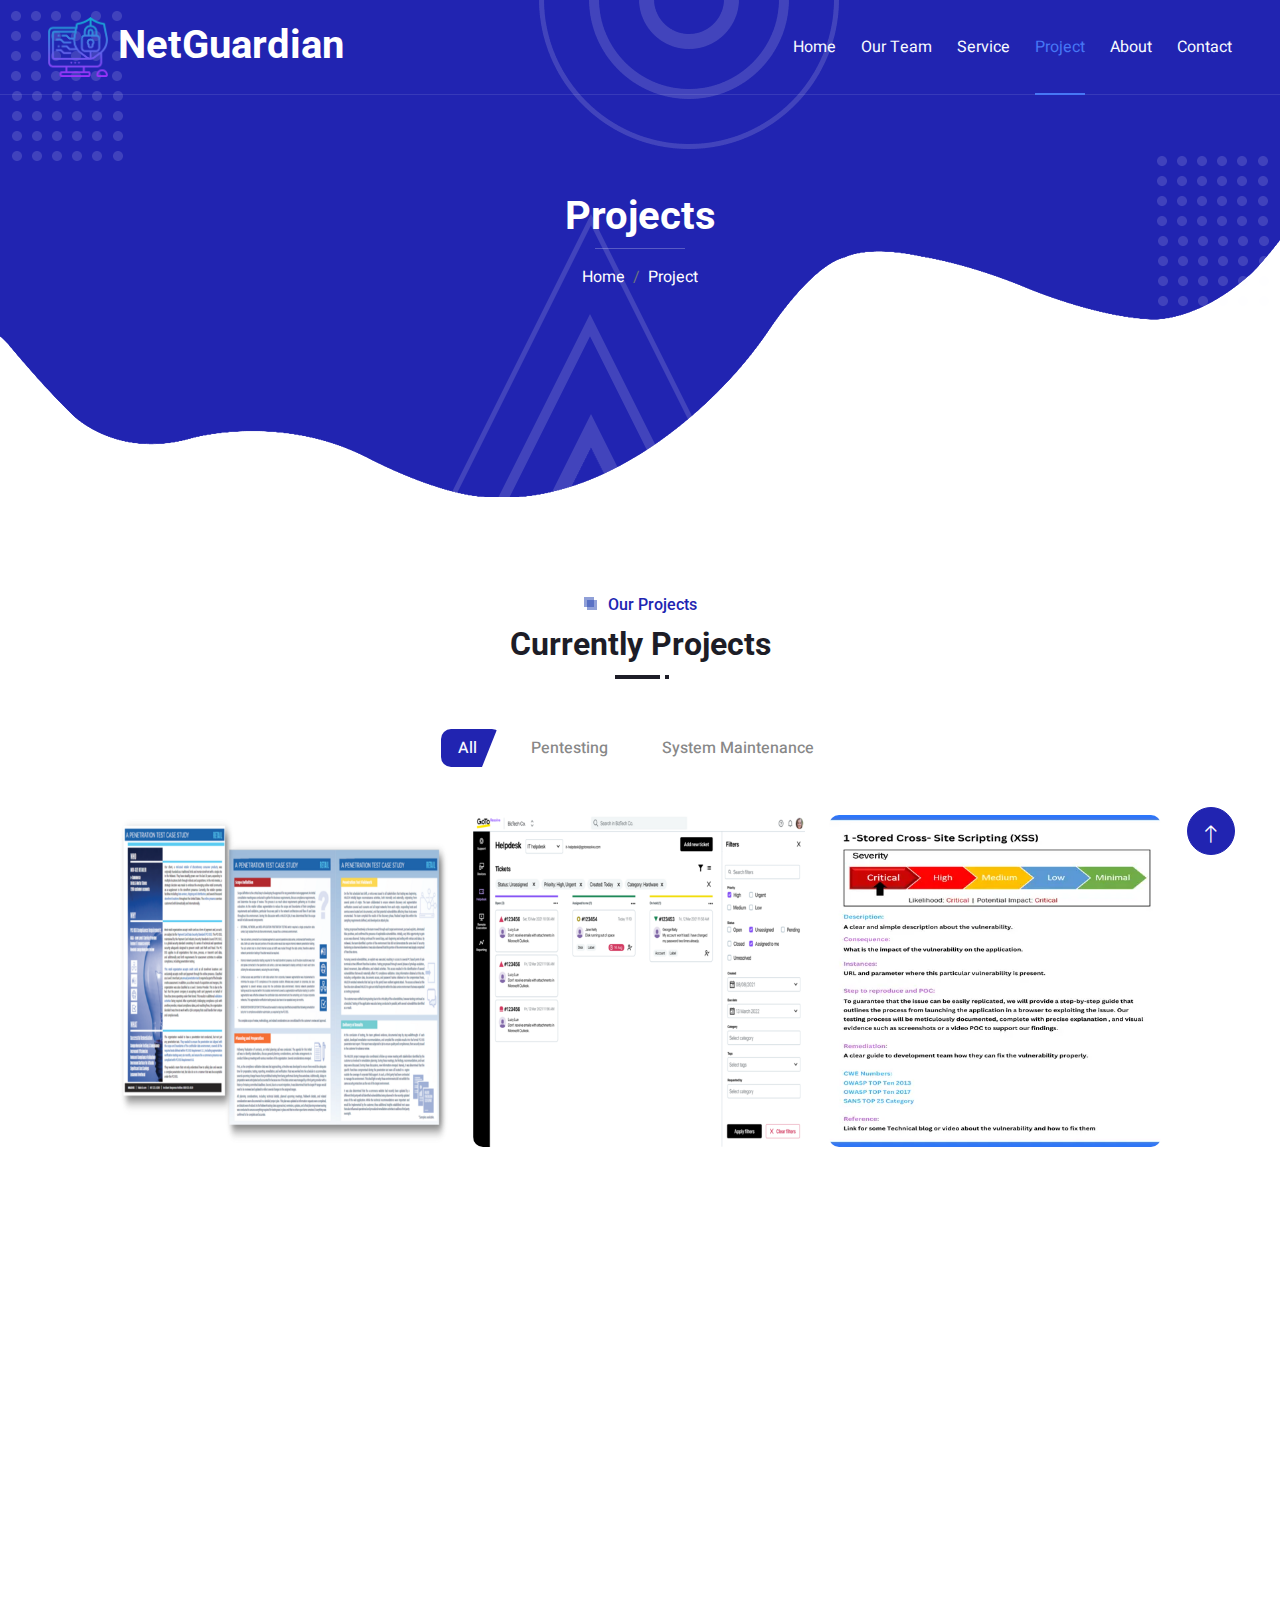
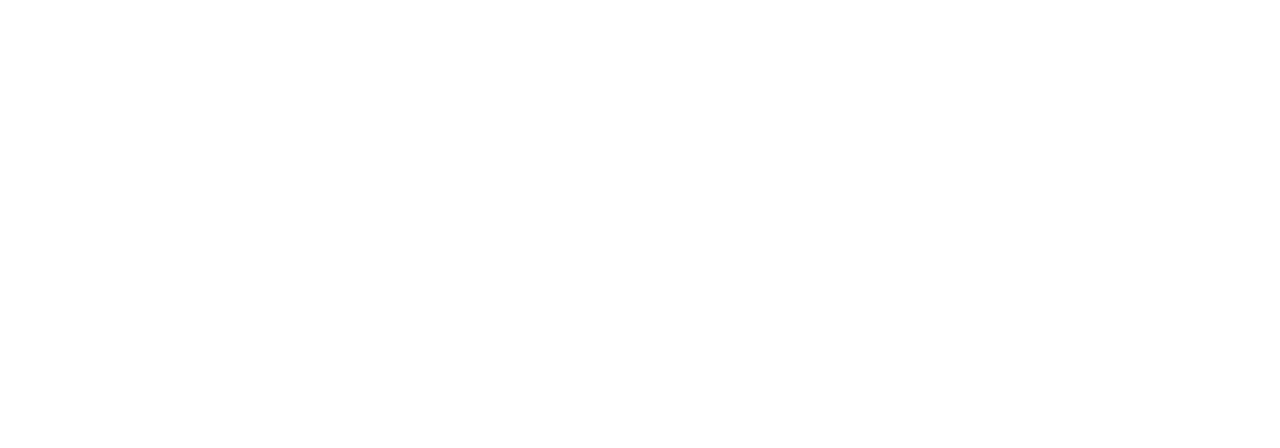
<file: project.html>
<!DOCTYPE html>
<html lang="en">

<head>
    <meta charset="utf-8">
    <title>NetGuardian - Projects</title>
    <meta content="width=device-width, initial-scale=1.0" name="viewport">
    <meta content="" name="keywords">
    <meta content="" name="description">

    <!-- Favicon -->
    <link style="border: rounded;" href="img/netguardianbg.png" rel="icon">

    <!-- Google Web Fonts -->
    <link rel="preconnect" href="https://fonts.googleapis.com">
    <link rel="preconnect" href="https://fonts.gstatic.com" crossorigin>
    <link href="https://fonts.googleapis.com/css2?family=Heebo:wght@400;500&family=Roboto:wght@400;500;700&display=swap" rel="stylesheet"> 

    <!-- Icon Font Stylesheet -->
    <link href="https://cdnjs.cloudflare.com/ajax/libs/font-awesome/5.10.0/css/all.min.css" rel="stylesheet">
    <link href="https://cdn.jsdelivr.net/npm/bootstrap-icons@1.4.1/font/bootstrap-icons.css" rel="stylesheet">

    <!-- Libraries Stylesheet -->
    <link href="lib/animate/animate.min.css" rel="stylesheet">
    <link href="lib/owlcarousel/assets/owl.carousel.min.css" rel="stylesheet">
    <link href="lib/lightbox/css/lightbox.min.css" rel="stylesheet">

    <!-- Customized Bootstrap Stylesheet -->
    <link href="css/bootstrap.min.css" rel="stylesheet">

    <!-- Template Stylesheet -->
    <link href="css/style.css" rel="stylesheet">
</head>

<body>
    <div class="container-xxl bg-white p-0">
        <!-- Spinner Start -->
        <div id="spinner" class="show bg-white position-fixed translate-middle w-100 vh-100 top-50 start-50 d-flex align-items-center justify-content-center">
            <div class="spinner-grow text-primary" style="width: 3rem; height: 3rem;" role="status">
                <span class="sr-only">Loading...</span>
            </div>
        </div>
        <!-- Spinner End -->


        <!-- Navbar & Hero Start -->
        <div class="container-xxl position-relative p-0">
            <nav class="navbar navbar-expand-lg navbar-light px-4 px-lg-5 py-3 py-lg-0">
                <a href="index.html" class="navbar-brand p-0">
                    <h1 class="m-0"><img src="img/netguardianbg.png"> NetGuardian</h1>
                    <!-- <img src="img/logo.png" alt="Logo"> -->
                </a>
                <button class="navbar-toggler" type="button" data-bs-toggle="collapse" data-bs-target="#navbarCollapse">
                    <span class="fa fa-bars"></span>
                </button>
                <div class="collapse navbar-collapse" id="navbarCollapse">
                    <div class="navbar-nav ms-auto py-0">
                        <a href="index.html" class="nav-item nav-link ">Home</a>
                        <a href="team.html" class="nav-item nav-link">Our Team</a>
                        <a href="service.html" class="nav-item nav-link">Service</a>
                        <a href="project.html" class="nav-item nav-link active">Project</a>
                        <a href="about.html" class="nav-item nav-link">About</a>
                        <a href="contact.html" class="nav-item nav-link">Contact</a>
                    </div>
                </div>
            </nav>

            <div class="container-xxl py-5 bg-primary hero-header mb-5">
                <div class="container my-5 py-5 px-lg-5">
                    <div class="row g-5 py-5">
                        <div class="col-12 text-center">
                            <h1 class="text-white animated zoomIn">Projects</h1>
                            <hr class="bg-white mx-auto mt-0" style="width: 90px;">
                            <nav aria-label="breadcrumb">
                                <ol class="breadcrumb justify-content-center">
                                    <li class="breadcrumb-item"><a class="text-white" href="index.html">Home</a></li>
                                    
                                    <li class="breadcrumb-item text-white active" aria-current="page" href="project.html">Project</li>
                                </ol>
                            </nav>
                        </div>
                    </div>
                </div>
            </div>
        </div>
        <!-- Navbar & Hero End -->


        <!-- Full Screen Search Start -->
        <div class="modal fade" id="searchModal" tabindex="-1">
            <div class="modal-dialog modal-fullscreen">
                <div class="modal-content" style="background: rgba(29, 29, 39, 0.7);">
                    <div class="modal-header border-0">
                        <button type="button" class="btn bg-white btn-close" data-bs-dismiss="modal" aria-label="Close"></button>
                    </div>
                    <div class="modal-body d-flex align-items-center justify-content-center">
                        <div class="input-group" style="max-width: 600px;">
                            <input type="text" class="form-control bg-transparent border-light p-3" placeholder="Type search keyword">
                            <button class="btn btn-light px-4"><i class="bi bi-search"></i></button>
                        </div>
                    </div>
                </div>
            </div>
        </div>
        <!-- Full Screen Search End -->


        <!-- Portfolio Start -->
        <div class="container-xxl py-5">
            <div class="container px-lg-5">
                <div class="section-title position-relative text-center mb-5 pb-2 wow fadeInUp" data-wow-delay="0.1s">
                    <h6 class="position-relative d-inline text-primary ps-4">Our Projects</h6>
                    <h2 class="mt-2">Currently Projects</h2>
                </div>
                <div class="row mt-n2 wow fadeInUp" data-wow-delay="0.1s">
                    <div class="col-12 text-center">
                        <ul class="list-inline mb-5" id="portfolio-flters">
                            <li class="btn px-3 pe-4 active" data-filter="*">All</li>
                            <li class="btn px-3 pe-4" data-filter=".first">Pentesting</li>
                            <li class="btn px-3 pe-4" data-filter=".second">System Maintenance</li>
                        </ul>
                    </div>
                </div>
                <div class="row g-4 portfolio-container">
                    <div class="col-lg-4 col-md-6 portfolio-item first wow zoomIn" data-wow-delay="0.1s">
                        <div class="position-relative rounded overflow-hidden">
                            <img class="img-fluid w-100" src="img/Pen-Testing.png" alt="">
                            <div class="portfolio-overlay">
                                <a class="btn btn-light" href="img/Pen-Testing.png" data-lightbox="portfolio"><i class="fa fa-plus fa-2x text-primary"></i></a>
                                <div class="mt-auto">
                                    <small class="text-white"><i class="fa fa-folder me-2"></i>Penetration Testing</small>
                                    <a class="h5 d-block text-white mt-1 mb-0" href="">System Testing Report</a>
                                </div>
                            </div>
                        </div>
                    </div>
                    <div class="col-lg-4 col-md-6 portfolio-item second wow zoomIn" data-wow-delay="0.3s">
                        <div class="position-relative rounded overflow-hidden">
                            <img class="img-fluid w-100" src="img/port3r.png" alt="">
                            <div class="portfolio-overlay">
                                <a class="btn btn-light" href="img/port3.png" data-lightbox="portfolio"><i class="fa fa-plus fa-2x text-primary"></i></a>
                                <div class="mt-auto">
                                    <small class="text-white"><i class="fa fa-folder me-2"></i>Managing Tickets</small>
                                    <a class="h5 d-block text-white mt-1 mb-0" href="">Solving Issue by checking the Tickets genrated by Company's Employees</a>
                                </div>
                            </div>
                        </div>
                    </div>
                    <div class="col-lg-4 col-md-6 portfolio-item first wow zoomIn" data-wow-delay="0.6s">
                        <div class="position-relative rounded overflow-hidden">
                            <img class="img-fluid w-100" src="img/port2 (1).png" alt="">
                            <div class="portfolio-overlay">
                                <a class="btn btn-light" href="img/port2 (1).png" data-lightbox="portfolio"><i class="fa fa-plus fa-2x text-primary"></i></a>
                                <div class="mt-auto">
                                    <small class="text-white"><i class="fa fa-folder me-2"></i>Vulnerability Report</small>
                                    <a class="h5 d-block text-white mt-1 mb-0" href="">Company's server vulnerability score rating</a>
                                </div>
                            </div>
                        </div>
                    </div>
                    <div class="col-lg-4 col-md-6 portfolio-item second wow zoomIn" data-wow-delay="0.1s">
                        <div class="position-relative rounded overflow-hidden">
                            <img class="img-fluid w-100" src="img/port4r.png" alt="">
                            <div class="portfolio-overlay">
                                <a class="btn btn-light" href="img/port4.png" data-lightbox="portfolio"><i class="fa fa-plus fa-2x text-primary"></i></a>
                                <div class="mt-auto">
                                    <small class="text-white"><i class="fa fa-folder me-2"></i>Checking System software</small>
                                    <a class="h5 d-block text-white mt-1 mb-0" href="">Solving Issues</a>
                                </div>
                            </div>
                        </div>
                    </div>
                    <div class="col-lg-4 col-md-6 portfolio-item first wow zoomIn" data-wow-delay="0.3s">
                        <div class="position-relative rounded overflow-hidden">
                            <img class="img-fluid w-100" src="img/port1 (1).jpg" alt="">
                            <div class="portfolio-overlay">
                                <a class="btn btn-light" href="img/port1 (1).jpg data-lightbox="portfolio"><i class="fa fa-plus fa-2x text-primary"></i></a>
                                <div class="mt-auto">
                                    <small class="text-white"><i class="fa fa-folder me-2"></i>Vulnerability Report</small>
                                    <a class="h5 d-block text-white mt-1 mb-0" href="">Vulnerability found at company's software</a>
                                </div>
                            </div>
                        </div>
                    </div>
                    <div class="col-lg-4 col-md-6 portfolio-item second wow zoomIn" data-wow-delay="0.6s">
                        <div class="position-relative rounded overflow-hidden">
                            <img class="img-fluid w-100" src="img/port5r.png" alt="">
                            <div class="portfolio-overlay">
                                <a class="btn btn-light" href="img/port5.png" data-lightbox="portfolio"><i class="fa fa-plus fa-2x text-primary"></i></a>
                                <div class="mt-auto">
                                    <small class="text-white"><i class="fa fa-folder me-2"></i>System's Monitoring</small>
                                    <a class="h5 d-block text-white mt-1 mb-0" href="">GotoResolve Software</a>
                                </div>
                            </div>
                        </div>
                    </div>
                </div>
            </div>
        </div>
        <!-- Portfolio End -->
        

      <!-- Footer Start -->
      <div class="container-fluid bg-primary text-light footer mt-5 pt-5 wow fadeIn" data-wow-delay="0.1s">
        <div class="container py-5 px-lg-5">
            <div class="row g-5">
                <div class="col-md-6 col-lg-3">
                    <h5 class="text-white mb-4">Get In Touch</h5>
                    <p><i class="fa fa-map-marker-alt me-3"></i>Multan, Pakistan</p>
                    <p><i class="fa fa-phone-alt me-3"></i>+012 345 67890</p>
                    <p><i class="fa fa-envelope me-3"></i>info@NetGuardian.com</p>
                    <div class="d-flex pt-2">
                        <a class="btn btn-outline-light btn-social" href="x.com"><i class="fab fa-twitter"></i></a>
                        <a class="btn btn-outline-light btn-social" href="facebook.com"><i class="fab fa-facebook-f"></i></a>
                        <a class="btn btn-outline-light btn-social" href="youtube.com"><i class="fab fa-youtube"></i></a>
                        <a class="btn btn-outline-light btn-social" href="instagram.com"><i class="fab fa-instagram"></i></a>
                        <a class="btn btn-outline-light btn-social" href="linkedin.com"><i class="fab fa-linkedin-in"></i></a>
                    </div>
                </div>
                <div class="col-md-6 col-lg-3">
                    <h5 class="text-white mb-4">Popular Link</h5>
                    <a class="btn btn-link" href="about.html">About Us</a>
                    <a class="btn btn-link" href="contact.html">Contact Us</a>
                    <a class="btn btn-link" href="service.html">Services</a>
                    <a class="btn btn-link" href="">Privacy Policy</a>
                    <a class="btn btn-link" href="">Terms & Condition</a>
                    
                </div>
                <div class="col-md-6 col-lg-3">
                    <h5 class="text-white mb-4">Project Gallery</h5>
                    <div class="row g-2">
                        <div class="col-4">
                            <img class="img-fluid" src="img/Pen-Testing.png" alt="Image">
                        </div>
                        <div class="col-4">
                            <img class="img-fluid" src="img/port1 (1).jpg" alt="Image">
                        </div>
                        <div class="col-4">
                            <img class="img-fluid" src="img/port3r.png" alt="Image">
                        </div>
                        <div class="col-4">
                            <img class="img-fluid" src="img/port4r.png" alt="Image">
                        </div>
                        <div class="col-4">
                            <img class="img-fluid" src="img/port5r.png" alt="Image">
                        </div>
                        <div class="col-4">
                            <img class="img-fluid" src="img/port2 (1).png" alt="Image">
                        </div>
                    </div>
                </div>
                <div class="col-md-6 col-lg-3">
                    <h5 class="text-white mb-4">Newsletter</h5>
                    <p>Get the latest updates from the NetGuardian for any new security vulnerabilities or threats.</p>
                    <div class="position-relative w-100 mt-3">
                        <input class="form-control border-0 rounded-pill w-100 ps-4 pe-5" type="text" placeholder="Your Email" style="height: 48px;">
                        <button type="button" class="btn shadow-none position-absolute top-0 end-0 mt-1 me-2"><i class="fa fa-paper-plane text-primary fs-4"></i></button>
                    </div>
                </div>
            </div>
        </div>
        <div class="container px-lg-5">
            <div class="copyright">
                <div class="row">
                    <div class="col-md-6 text-center text-md-start mb-3 mb-md-0">
                        &copy; <a class="border-bottom" href="#">NetGuardian</a>, All Right Reserved. 
                        
                        
                    </div>
                   
                    </div>
                </div>
            </div>
        </div>
    </div>
    <!-- Footer End -->


        <!-- Back to Top -->
        <a href="#" class="btn btn-lg btn-primary btn-lg-square back-to-top pt-2"><i class="bi bi-arrow-up"></i></a>
    </div>

    <!-- JavaScript Libraries -->
    <script src="https://code.jquery.com/jquery-3.4.1.min.js"></script>
    <script src="https://cdn.jsdelivr.net/npm/bootstrap@5.0.0/dist/js/bootstrap.bundle.min.js"></script>
    <script src="lib/wow/wow.min.js"></script>
    <script src="lib/easing/easing.min.js"></script>
    <script src="lib/waypoints/waypoints.min.js"></script>
    <script src="lib/owlcarousel/owl.carousel.min.js"></script>
    <script src="lib/isotope/isotope.pkgd.min.js"></script>
    <script src="lib/lightbox/js/lightbox.min.js"></script>

    <!-- Template Javascript -->
    <script src="js/main.js"></script>
</body>

</html>
</file>
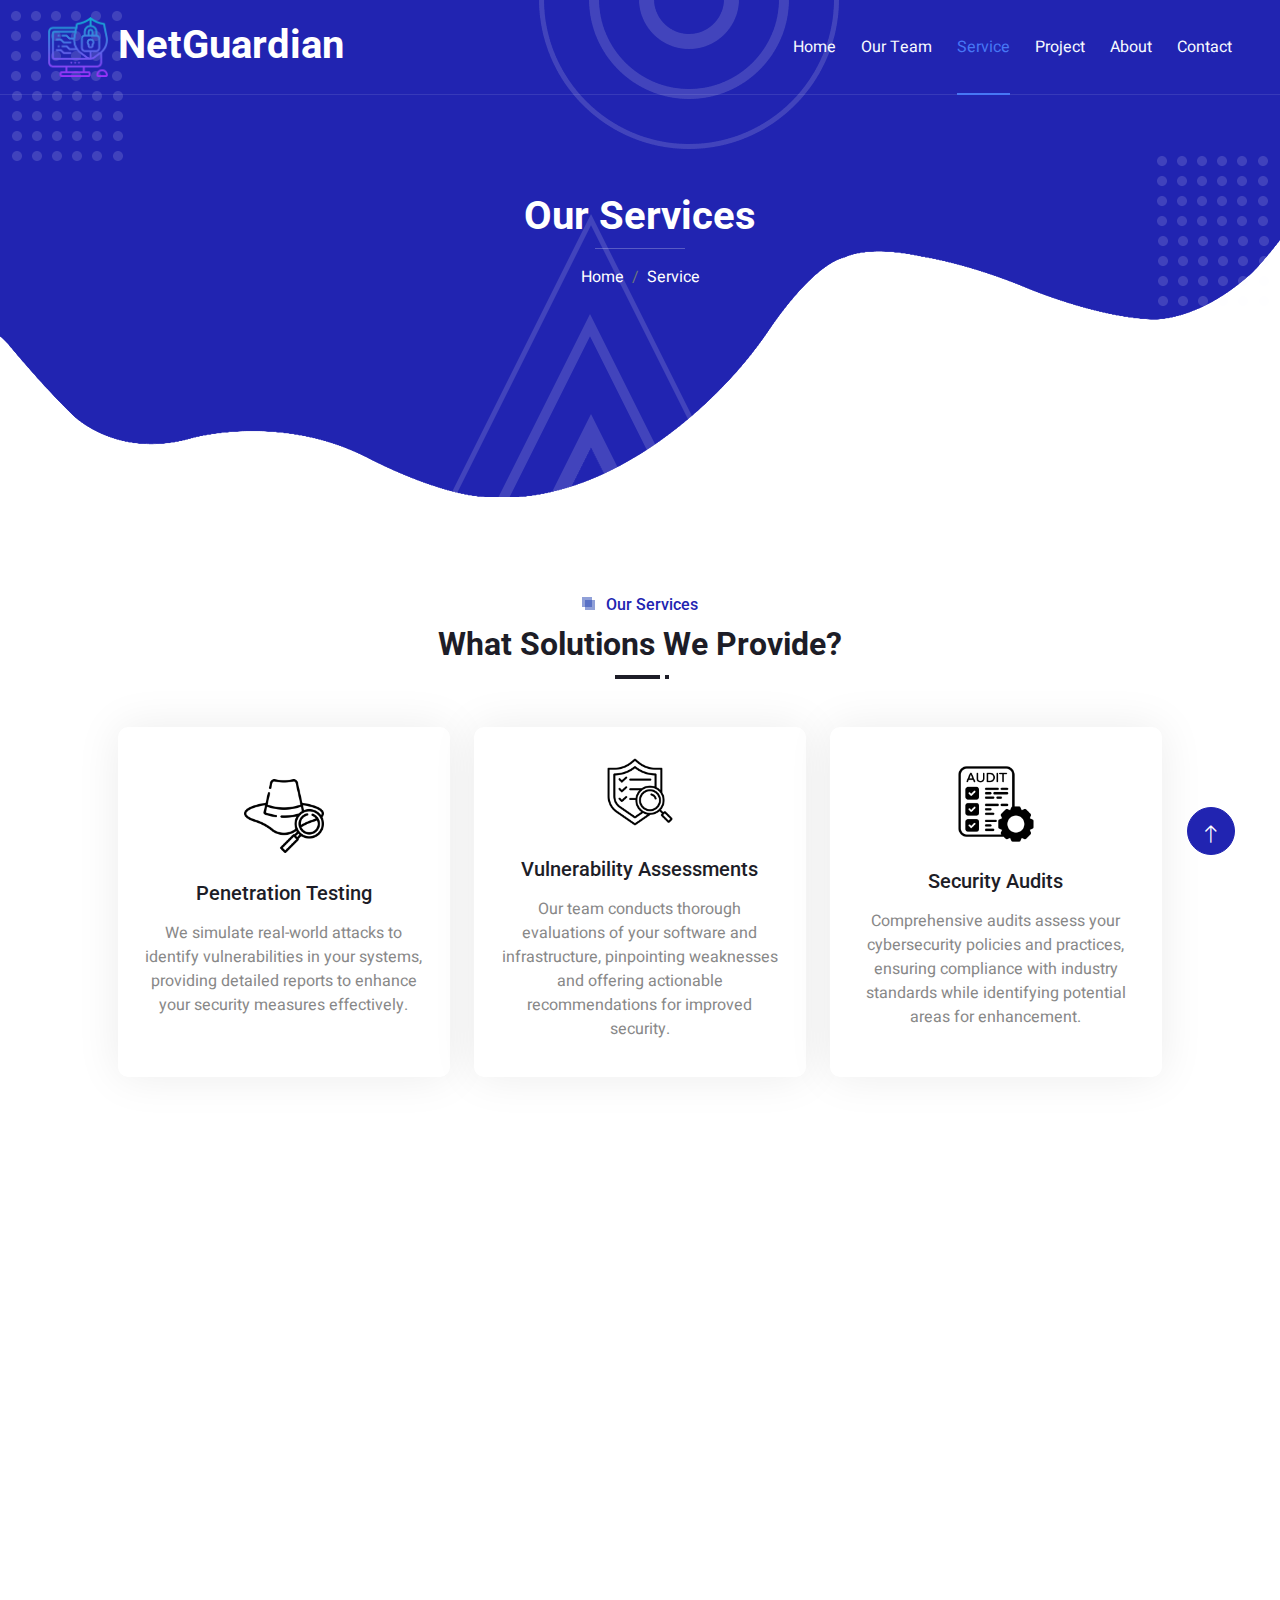
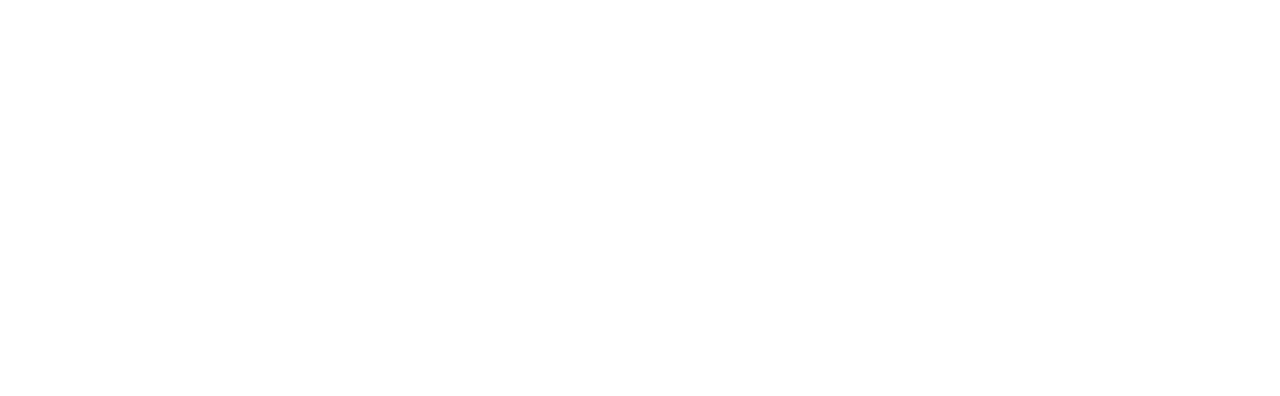
<file: service.html>
<!DOCTYPE html>
<html lang="en">

<head>
    <meta charset="utf-8">
    <title>NetGuardian - Our Services</title>
    <meta content="width=device-width, initial-scale=1.0" name="viewport">
    <meta content="" name="keywords">
    <meta content="" name="description">

    <!-- Favicon -->
    <link style="border: rounded;" href="img/netguardianbg.png" rel="icon">


    <!-- Google Web Fonts -->
    <link rel="preconnect" href="https://fonts.googleapis.com">
    <link rel="preconnect" href="https://fonts.gstatic.com" crossorigin>
    <link href="https://fonts.googleapis.com/css2?family=Heebo:wght@400;500&family=Roboto:wght@400;500;700&display=swap" rel="stylesheet"> 

    <!-- Icon Font Stylesheet -->
    <link href="https://cdnjs.cloudflare.com/ajax/libs/font-awesome/5.10.0/css/all.min.css" rel="stylesheet">
    <link href="https://cdn.jsdelivr.net/npm/bootstrap-icons@1.4.1/font/bootstrap-icons.css" rel="stylesheet">

    <!-- Libraries Stylesheet -->
    <link href="lib/animate/animate.min.css" rel="stylesheet">
    <link href="lib/owlcarousel/assets/owl.carousel.min.css" rel="stylesheet">
    <link href="lib/lightbox/css/lightbox.min.css" rel="stylesheet">

    <!-- Customized Bootstrap Stylesheet -->
    <link href="css/bootstrap.min.css" rel="stylesheet">

    <!-- Template Stylesheet -->
    <link href="css/style.css" rel="stylesheet">
</head>

<body>
    <div class="container-xxl bg-white p-0">
        <!-- Spinner Start -->
        <div id="spinner" class="show bg-white position-fixed translate-middle w-100 vh-100 top-50 start-50 d-flex align-items-center justify-content-center">
            <div class="spinner-grow text-primary" style="width: 3rem; height: 3rem;" role="status">
                <span class="sr-only">Loading...</span>
            </div>
        </div>
        <!-- Spinner End -->


        <!-- Navbar & Hero Start -->
        <div class="container-xxl position-relative p-0">
            <nav class="navbar navbar-expand-lg navbar-light px-4 px-lg-5 py-3 py-lg-0">
                <a href="index.html" class="navbar-brand p-0">
                    <h1 class="m-0"><img src="img/netguardianbg.png"> NetGuardian</h1>
                    <!-- <img src="img/logo.png" alt="Logo"> -->
                </a>
                <button class="navbar-toggler" type="button" data-bs-toggle="collapse" data-bs-target="#navbarCollapse">
                    <span class="fa fa-bars"></span>
                </button>
                <div class="collapse navbar-collapse" id="navbarCollapse">
                    <div class="navbar-nav ms-auto py-0">
                        <a href="index.html" class="nav-item nav-link ">Home</a>
                        <a href="team.html" class="nav-item nav-link">Our Team</a>
                        <a href="service.html" class="nav-item nav-link active">Service</a>
                        <a href="project.html" class="nav-item nav-link">Project</a>
                        <a href="about.html" class="nav-item nav-link">About</a>
                        <a href="contact.html" class="nav-item nav-link">Contact</a>
                    </div>    
                </div>
            </nav>

            <div class="container-xxl py-5 bg-primary hero-header mb-5">
                <div class="container my-5 py-5 px-lg-5">
                    <div class="row g-5 py-5">
                        <div class="col-12 text-center">
                            <h1 class="text-white animated zoomIn">Our Services</h1>
                            <hr class="bg-white mx-auto mt-0" style="width: 90px;">
                            <nav aria-label="breadcrumb">
                                <ol class="breadcrumb justify-content-center">
                                    <li class="breadcrumb-item"><a class="text-white" href="index.html">Home</a></li>
                                    
                                    <li class="breadcrumb-item text-white active" aria-current="page" href="service.html">Service</li>
                                </ol>
                            </nav>
                        </div>
                    </div>
                </div>
            </div>
        </div>
        <!-- Navbar & Hero End -->


        <!-- Full Screen Search Start -->
        <div class="modal fade" id="searchModal" tabindex="-1">
            <div class="modal-dialog modal-fullscreen">
                <div class="modal-content" style="background: rgba(29, 29, 39, 0.7);">
                    <div class="modal-header border-0">
                        <button type="button" class="btn bg-white btn-close" data-bs-dismiss="modal" aria-label="Close"></button>
                    </div>
                    <div class="modal-body d-flex align-items-center justify-content-center">
                        <div class="input-group" style="max-width: 600px;">
                            <input type="text" class="form-control bg-transparent border-light p-3" placeholder="Type search keyword">
                            <button class="btn btn-light px-4"><i class="bi bi-search"></i></button>
                        </div>
                    </div>
                </div>
            </div>
        </div>
        <!-- Full Screen Search End -->


        <!-- Service Start -->
        <div class="container-xxl py-5">
            <div class="container px-lg-5">
                <div class="section-title position-relative text-center mb-5 pb-2 wow fadeInUp" data-wow-delay="0.1s">
                    <h6 class="position-relative d-inline text-primary ps-4">Our Services</h6>
                    <h2 class="mt-2">What Solutions We Provide?</h2>
                </div>
                <div class="row g-4">
                    <div class="col-lg-4 col-md-6 wow zoomIn" data-wow-delay="0.1s">
                        <div class="service-item d-flex flex-column justify-content-center text-center rounded">
                            <div class="service-icon flex-shrink-0">
                                <img src="img/pentest.png" style="width: 80px ; height: auto;" alt="pentest">
                            </div>
                            <h5 class="mb-3">Penetration Testing</h5>
                            <p>We simulate real-world attacks to identify vulnerabilities in your systems, providing detailed reports to enhance your security measures effectively.</p>
                             </div>
                    </div>
                    <div class="col-lg-4 col-md-6 wow zoomIn" data-wow-delay="0.3s">
                        <div class="service-item d-flex flex-column justify-content-center text-center rounded">
                            <div class="service-icon flex-shrink-0">
                                <img src="img/vulnerability asssessment.png" style="width: 80px ; height: auto;" alt="assessment">
                            </div>
                            <h5 class="mb-3">Vulnerability Assessments</h5>
                            <p>Our team conducts thorough evaluations of your software and infrastructure, pinpointing weaknesses and offering actionable recommendations for improved security.</p>
                             </div>
                    </div>
                    <div class="col-lg-4 col-md-6 wow zoomIn" data-wow-delay="0.6s">
                        <div class="service-item d-flex flex-column justify-content-center text-center rounded">
                            <div class="service-icon flex-shrink-0">
                                <img src="img/audits.png" style="width: 80px ; height: auto;" alt="Audits">
                            </div>
                            <h5 class="mb-3">Security Audits</h5>
                            <p>Comprehensive audits assess your cybersecurity policies and practices, ensuring compliance with industry standards while identifying potential areas for enhancement.</p>
                            
                        </div>
                    </div>
                    <div class="col-lg-4 col-md-6 wow zoomIn" data-wow-delay="0.1s">
                        <div class="service-item d-flex flex-column justify-content-center text-center rounded">
                            <div class="service-icon flex-shrink-0">
                                <img src="img/maintenance.png" style="width: 80px ; height: auto;" alt="maintenance">
                            </div>
                            <h5 class="mb-3">System Maintenance</h5>
                            <p>Regular system updates and maintenance ensure your software and hardware operate optimally, minimizing vulnerabilities and maximizing your operational efficiency.</p>
                           </div>
                    </div>
                    <div class="col-lg-4 col-md-6 wow zoomIn" data-wow-delay="0.3s">
                        <div class="service-item d-flex flex-column justify-content-center text-center rounded">
                            <div class="service-icon flex-shrink-0">
                                <img src="img/softwareicon.png" style="width: 80px ; height: auto;" alt="Defence">
                            </div>
                            <h5 class="mb-3">Threat Intelligence Services</h5>
                            <p>We provide insights into emerging threats, enabling you to proactively defend against potential risks and enhance your overall security posture.</p>
                            
                        </div>
                    </div>
                    <div class="col-lg-4 col-md-6 wow zoomIn" data-wow-delay="0.6s">
                        <div class="service-item d-flex flex-column justify-content-center text-center rounded">
                            <div class="service-icon flex-shrink-0">
                                <img src="img/forensics.png" style="width: 80px ; height: auto;" alt="forensics">
                            </div>
                            <h5 class="mb-3">Digital Forensics</h5>
                            <p>Our team investigates security incidents to identify breaches, gather evidence, and develop strategies to prevent future incidents, ensuring your data remains secure.</p>
                           
                        </div>
                    </div>
                </div>
            </div>
        </div>
        <!-- Service End -->
        
<!-- Footer Start -->
<div class="container-fluid bg-primary text-light footer mt-5 pt-5 wow fadeIn" data-wow-delay="0.1s">
    <div class="container py-5 px-lg-5">
        <div class="row g-5">
            <div class="col-md-6 col-lg-3">
                <h5 class="text-white mb-4">Get In Touch</h5>
                <p><i class="fa fa-map-marker-alt me-3"></i>Multan, Pakistan</p>
                <p><i class="fa fa-phone-alt me-3"></i>+012 345 67890</p>
                <p><i class="fa fa-envelope me-3"></i>info@NetGuardian.com</p>
                <div class="d-flex pt-2">
                    <a class="btn btn-outline-light btn-social" href="x.com"><i class="fab fa-twitter"></i></a>
                    <a class="btn btn-outline-light btn-social" href="facebook.com"><i class="fab fa-facebook-f"></i></a>
                    <a class="btn btn-outline-light btn-social" href="youtube.com"><i class="fab fa-youtube"></i></a>
                    <a class="btn btn-outline-light btn-social" href="instagram.com"><i class="fab fa-instagram"></i></a>
                    <a class="btn btn-outline-light btn-social" href="linkedin.com"><i class="fab fa-linkedin-in"></i></a>
                </div>
            </div>
            <div class="col-md-6 col-lg-3">
                <h5 class="text-white mb-4">Popular Link</h5>
                <a class="btn btn-link" href="about.html">About Us</a>
                <a class="btn btn-link" href="contact.html">Contact Us</a>
                <a class="btn btn-link" href="service.html">Services</a>
                <a class="btn btn-link" href="">Privacy Policy</a>
                <a class="btn btn-link" href="">Terms & Condition</a>
                
            </div>
            <div class="col-md-6 col-lg-3">
                <h5 class="text-white mb-4">Project Gallery</h5>
                <div class="row g-2">
                    <div class="col-4">
                        <img class="img-fluid" src="img/Pen-Testing.png" alt="Image">
                    </div>
                    <div class="col-4">
                        <img class="img-fluid" src="img/port1 (1).jpg" alt="Image">
                    </div>
                    <div class="col-4">
                        <img class="img-fluid" src="img/port3r.png" alt="Image">
                    </div>
                    <div class="col-4">
                        <img class="img-fluid" src="img/port4r.png" alt="Image">
                    </div>
                    <div class="col-4">
                        <img class="img-fluid" src="img/port5r.png" alt="Image">
                    </div>
                    <div class="col-4">
                        <img class="img-fluid" src="img/port2 (1).png" alt="Image">
                    </div>
                </div>
            </div>
            <div class="col-md-6 col-lg-3">
                <h5 class="text-white mb-4">Newsletter</h5>
                <p>Get the latest updates from the NetGuardian for any new security vulnerabilities or threats.</p>
                <div class="position-relative w-100 mt-3">
                    <input class="form-control border-0 rounded-pill w-100 ps-4 pe-5" type="text" placeholder="Your Email" style="height: 48px;">
                    <button type="button" class="btn shadow-none position-absolute top-0 end-0 mt-1 me-2"><i class="fa fa-paper-plane text-primary fs-4"></i></button>
                </div>
            </div>
        </div>
    </div>
    <div class="container px-lg-5">
        <div class="copyright">
            <div class="row">
                <div class="col-md-6 text-center text-md-start mb-3 mb-md-0">
                    &copy; <a class="border-bottom" href="#">NetGuardian</a>, All Right Reserved. 
                    
                    
                </div>
               
                </div>
            </div>
        </div>
    </div>
</div>
<!-- Footer End -->


        <!-- Back to Top -->
        <a href="#" class="btn btn-lg btn-primary btn-lg-square back-to-top pt-2"><i class="bi bi-arrow-up"></i></a>
    </div>

    <!-- JavaScript Libraries -->
    <script src="https://code.jquery.com/jquery-3.4.1.min.js"></script>
    <script src="https://cdn.jsdelivr.net/npm/bootstrap@5.0.0/dist/js/bootstrap.bundle.min.js"></script>
    <script src="lib/wow/wow.min.js"></script>
    <script src="lib/easing/easing.min.js"></script>
    <script src="lib/waypoints/waypoints.min.js"></script>
    <script src="lib/owlcarousel/owl.carousel.min.js"></script>
    <script src="lib/isotope/isotope.pkgd.min.js"></script>
    <script src="lib/lightbox/js/lightbox.min.js"></script>

    <!-- Template Javascript -->
    <script src="js/main.js"></script>
</body>

</html>
</file>
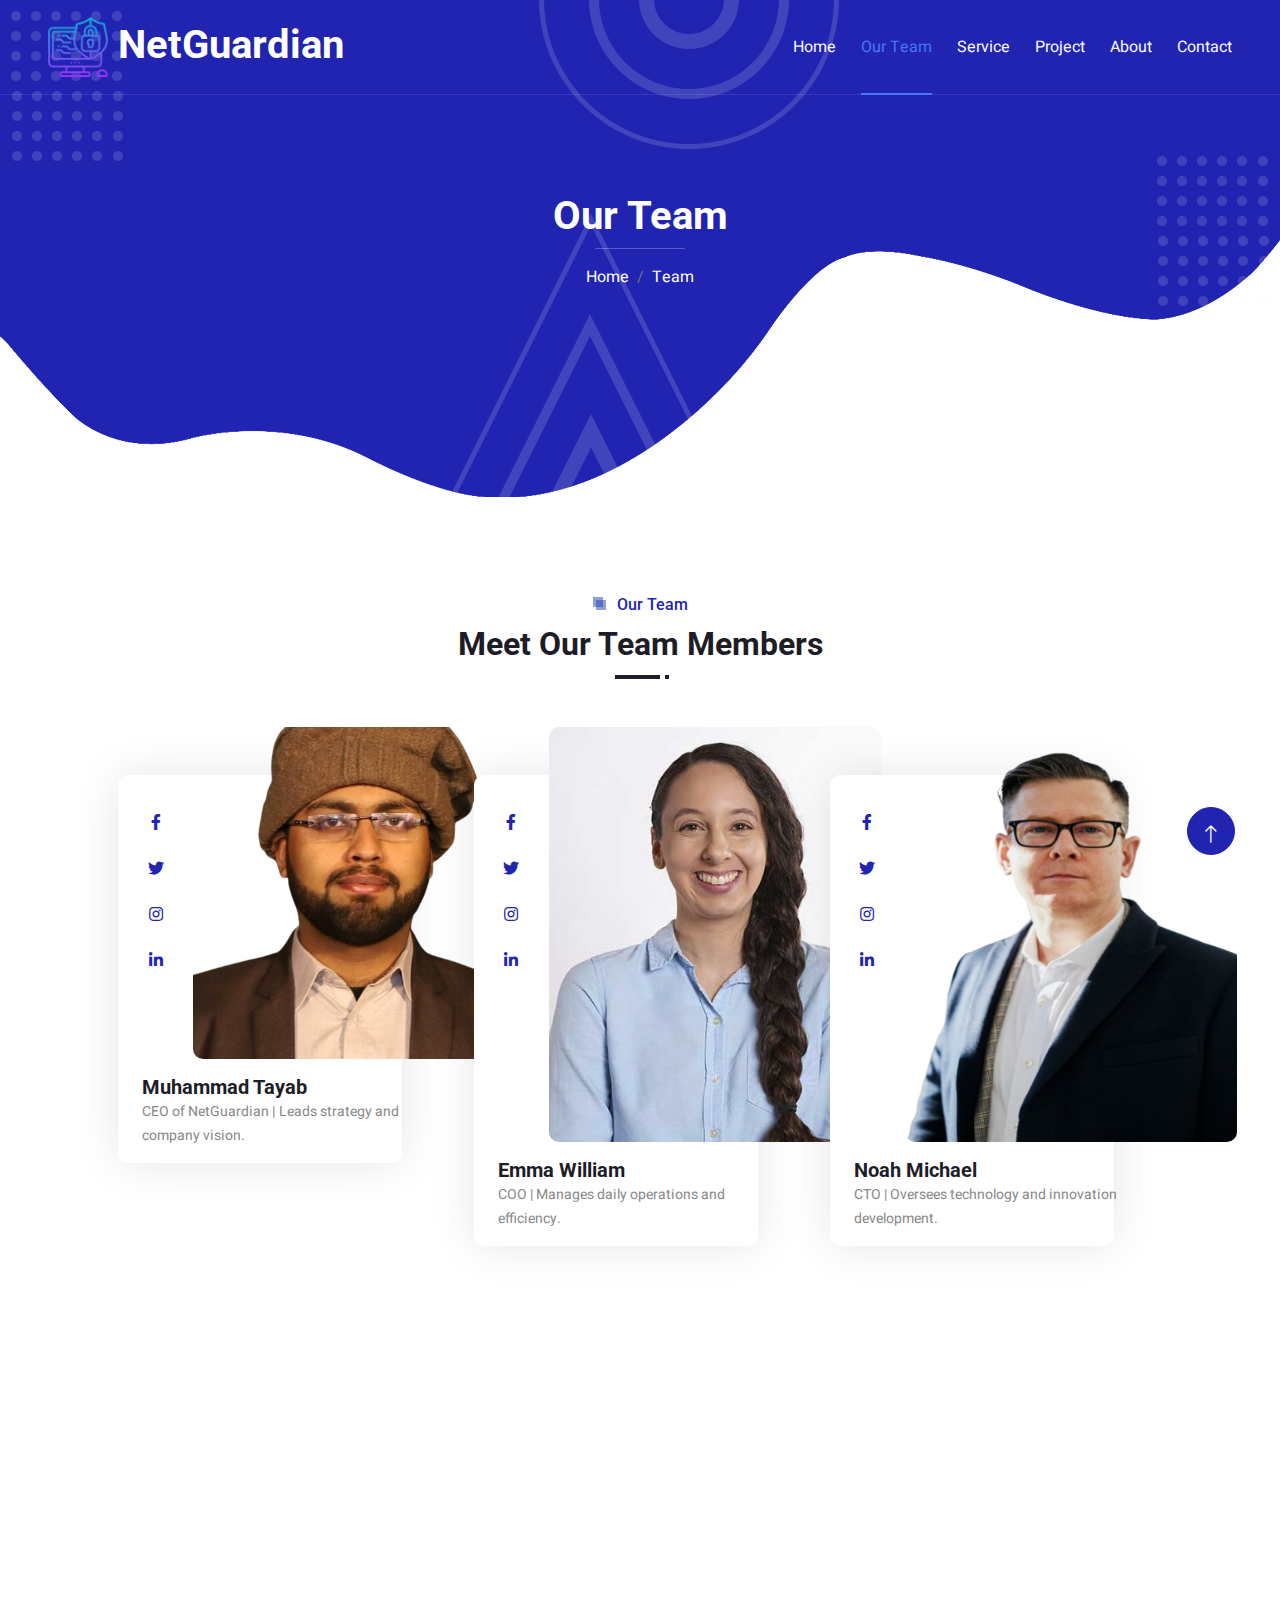
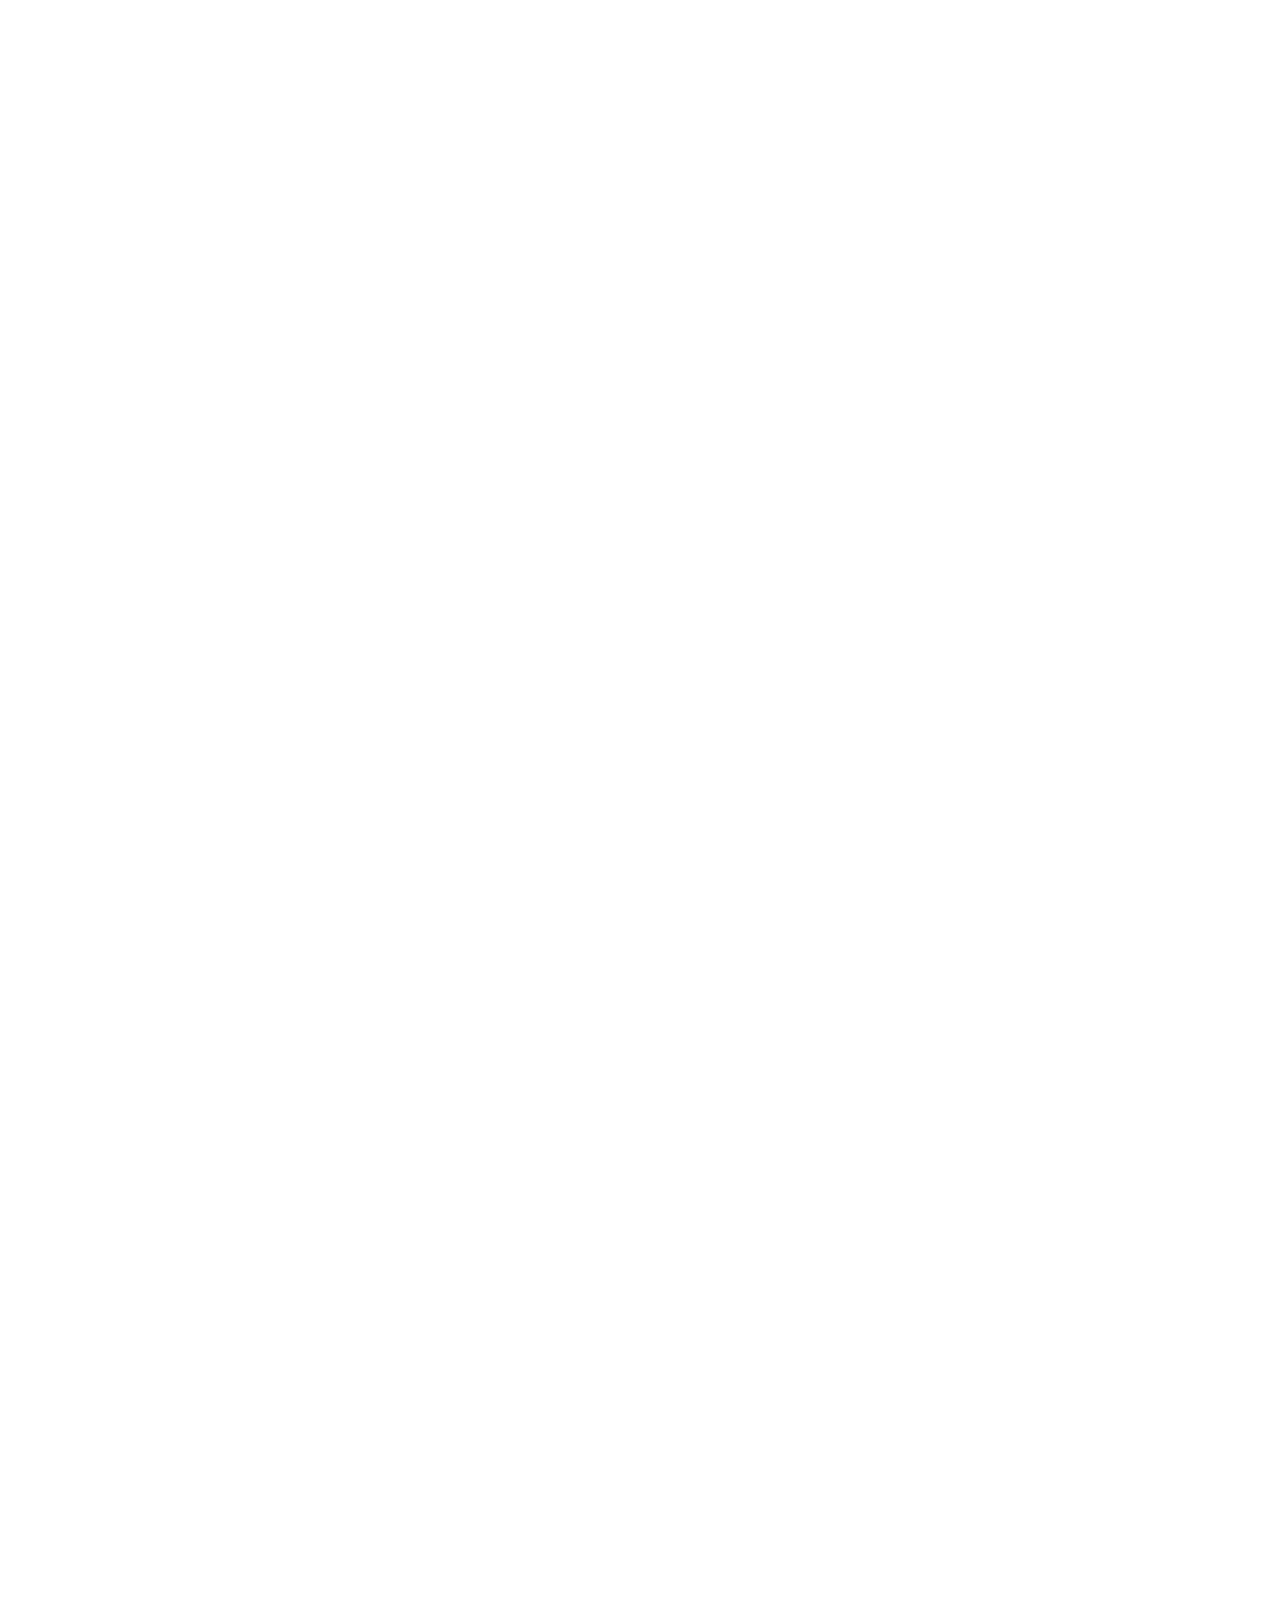
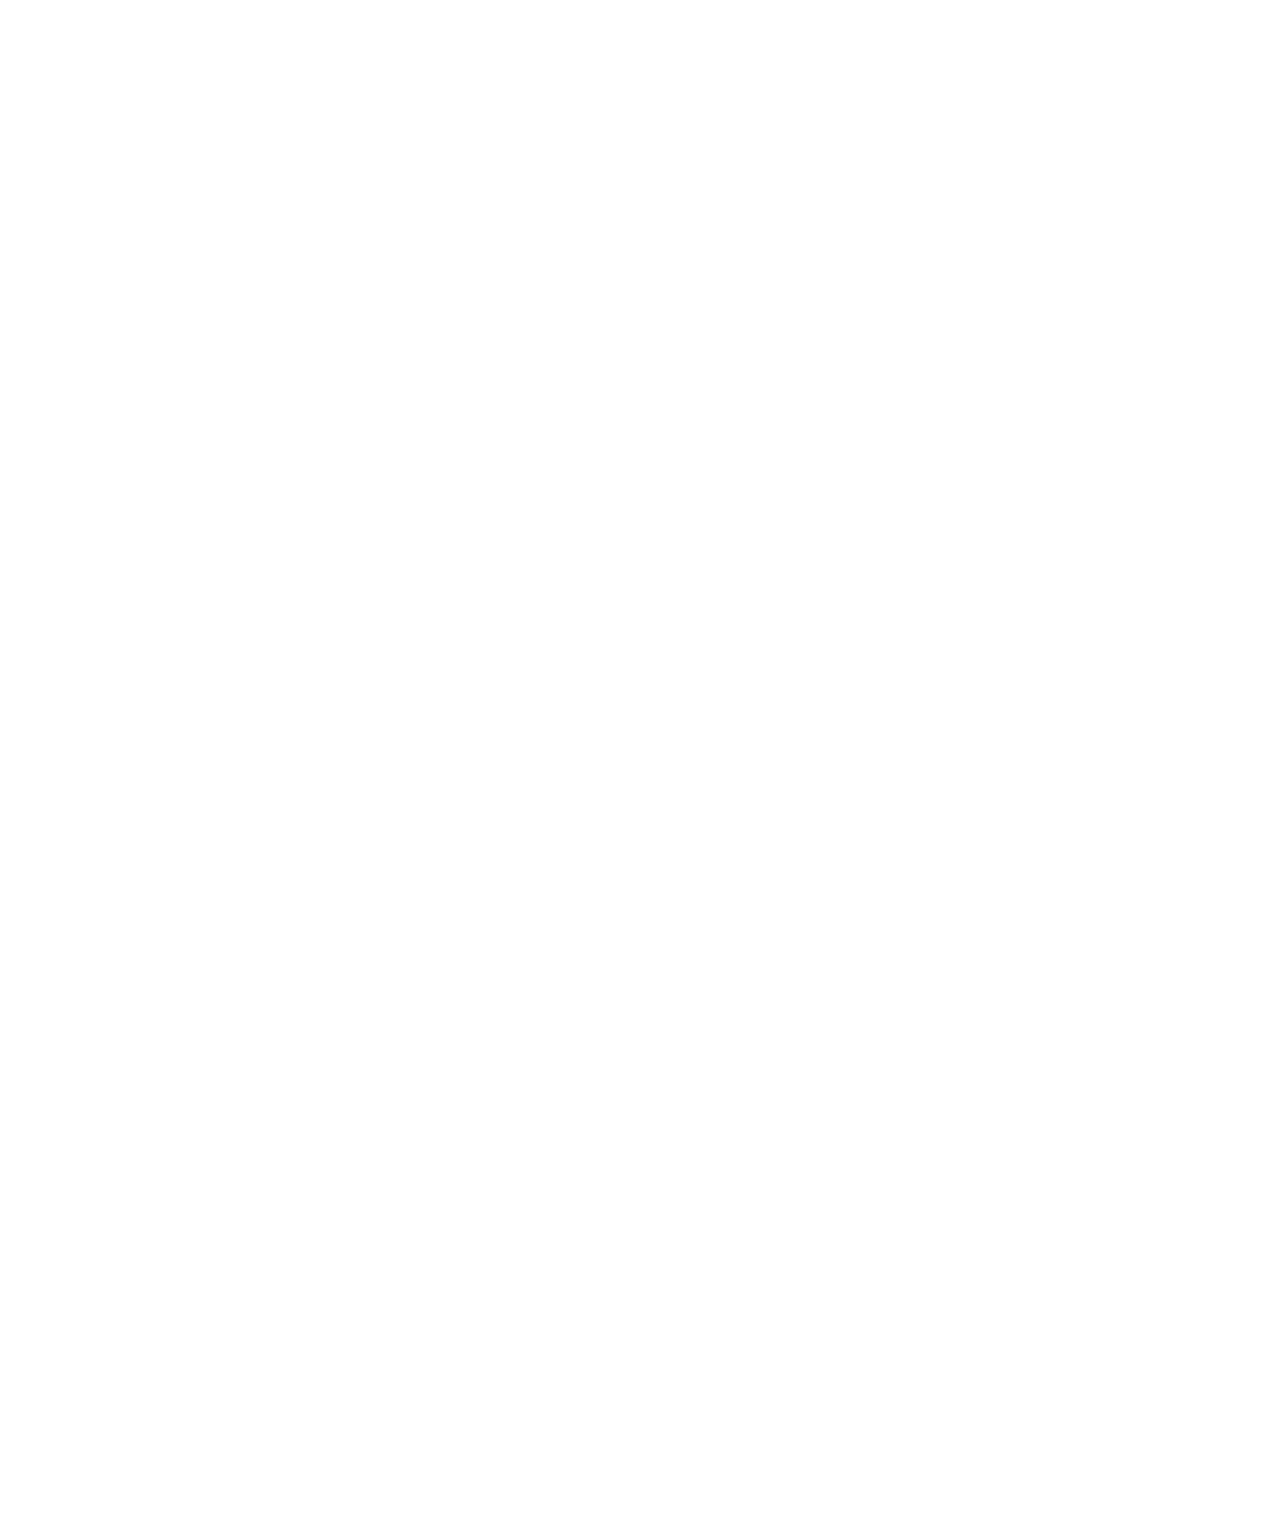
<file: team.html>
<!DOCTYPE html>
<html lang="en">

<head>
    <meta charset="utf-8">
    <title>NetGuardian - Our Team</title>
    <meta content="width=device-width, initial-scale=1.0" name="viewport">
    <meta content="" name="keywords">
    <meta content="" name="description">

    <!-- Favicon -->
    <link style="border: rounded;" href="img/netguardianbg.png" rel="icon">

    <!-- Google Web Fonts -->
    <link rel="preconnect" href="https://fonts.googleapis.com">
    <link rel="preconnect" href="https://fonts.gstatic.com" crossorigin>
    <link href="https://fonts.googleapis.com/css2?family=Heebo:wght@400;500&family=Roboto:wght@400;500;700&display=swap" rel="stylesheet"> 

    <!-- Icon Font Stylesheet -->
    <link href="https://cdnjs.cloudflare.com/ajax/libs/font-awesome/5.10.0/css/all.min.css" rel="stylesheet">
    <link href="https://cdn.jsdelivr.net/npm/bootstrap-icons@1.4.1/font/bootstrap-icons.css" rel="stylesheet">

    <!-- Libraries Stylesheet -->
    <link href="lib/animate/animate.min.css" rel="stylesheet">
    <link href="lib/owlcarousel/assets/owl.carousel.min.css" rel="stylesheet">
    <link href="lib/lightbox/css/lightbox.min.css" rel="stylesheet">

    <!-- Customized Bootstrap Stylesheet -->
    <link href="css/bootstrap.min.css" rel="stylesheet">

    <!-- Template Stylesheet -->
    <link href="css/style.css" rel="stylesheet">
</head>

<body>
    <div class="container-xxl bg-white p-0">
        <!-- Spinner Start -->
        <div id="spinner" class="show bg-white position-fixed translate-middle w-100 vh-100 top-50 start-50 d-flex align-items-center justify-content-center">
            <div class="spinner-grow text-primary" style="width: 3rem; height: 3rem;" role="status">
                <span class="sr-only">Loading...</span>
            </div>
        </div>
        <!-- Spinner End -->


        <!-- Navbar & Hero Start -->
        <div class="container-xxl position-relative p-0">
            <nav class="navbar navbar-expand-lg navbar-light px-4 px-lg-5 py-3 py-lg-0">
                <a href="" class="navbar-brand p-0">
                    <h1 class="m-0"><img src="img/netguardianbg.png"> NetGuardian</h1>
                    <!-- <img src="img/logo.png" alt="Logo"> -->
                </a>
                <button class="navbar-toggler" type="button" data-bs-toggle="collapse" data-bs-target="#navbarCollapse">
                    <span class="fa fa-bars"></span>
                </button>
                <div class="collapse navbar-collapse" id="navbarCollapse">
                    <div class="collapse navbar-collapse" id="navbarCollapse">
                        <div class="navbar-nav ms-auto py-0">
                            <a href="index.html" class="nav-item nav-link ">Home</a>
                            <a href="team.html" class="nav-item nav-link active">Our Team</a>
                            <a href="service.html" class="nav-item nav-link">Service</a>
                            <a href="project.html" class="nav-item nav-link">Project</a>
                            <a href="about.html" class="nav-item nav-link">About</a>
                            <a href="contact.html" class="nav-item nav-link">Contact</a>
                        </div>   
                </div>
            </nav>

            <div class="container-xxl py-5 bg-primary hero-header mb-5">
                <div class="container my-5 py-5 px-lg-5">
                    <div class="row g-5 py-5">
                        <div class="col-12 text-center">
                            <h1 class="text-white animated zoomIn">Our Team</h1>
                            <hr class="bg-white mx-auto mt-0" style="width: 90px;">
                            <nav aria-label="breadcrumb">
                                <ol class="breadcrumb justify-content-center">
                                    <li class="breadcrumb-item"><a class="text-white" href="index.html">Home</a></li>
                                   
                                    <li class="breadcrumb-item text-white active" aria-current="page" href="team.html">Team</li>
                                </ol>
                            </nav>
                        </div>
                    </div>
                </div>
            </div>
        </div>
        <!-- Navbar & Hero End -->


        <!-- Full Screen Search Start -->
        <div class="modal fade" id="searchModal" tabindex="-1">
            <div class="modal-dialog modal-fullscreen">
                <div class="modal-content" style="background: rgba(29, 29, 39, 0.7);">
                    <div class="modal-header border-0">
                        <button type="button" class="btn bg-white btn-close" data-bs-dismiss="modal" aria-label="Close"></button>
                    </div>
                    <div class="modal-body d-flex align-items-center justify-content-center">
                        <div class="input-group" style="max-width: 600px;">
                            <input type="text" class="form-control bg-transparent border-light p-3" placeholder="Type search keyword">
                            <button class="btn btn-light px-4"><i class="bi bi-search"></i></button>
                        </div>
                    </div>
                </div>
            </div>
        </div>
        <!-- Full Screen Search End -->


        <!-- Team Start -->
        <div class="container-xxl py-5">
            <div class="container px-lg-5">
                <div class="section-title position-relative text-center mb-5 pb-2 wow fadeInUp" data-wow-delay="0.1s">
                    <h6 class="position-relative d-inline text-primary ps-4">Our Team</h6>
                    <h2 class="mt-2">Meet Our Team Members</h2>
                </div>
                <div class="row g-4">
                    <div class="col-lg-4 col-md-6 wow fadeInUp" data-wow-delay="0.1s">
                        <div class="team-item">
                            <div class="d-flex">
                                <div class="flex-shrink-0 d-flex flex-column align-items-center mt-4 pt-5" style="width: 75px;">
                                    <a class="btn btn-square text-primary bg-white my-1" href=""><i class="fab fa-facebook-f"></i></a>
                                    <a class="btn btn-square text-primary bg-white my-1" href=""><i class="fab fa-twitter"></i></a>
                                    <a class="btn btn-square text-primary bg-white my-1" href=""><i class="fab fa-instagram"></i></a>
                                    <a class="btn btn-square text-primary bg-white my-1" href="https://www.linkedin.com/in/chaudhrymtayab/"><i class="fab fa-linkedin-in"></i></a>
                                </div>
                                <img class="img-fluid rounded w-100" src="img/people/CEO1-removebg-preview.png" height="500px" alt="">
                            </div>
                            <div class="px-4 py-3">
                                <h5 class="fw-bold m-0">Muhammad Tayab</h5>
                                <small>CEO of NetGuardian |</small> 
                                <small>Leads strategy and company vision.</small>
                            </div>
                        </div>
                    </div>
                    <div class="col-lg-4 col-md-6 wow fadeInUp" data-wow-delay="0.3s">
                        <div class="team-item">
                            <div class="d-flex">
                                <div class="flex-shrink-0 d-flex flex-column align-items-center mt-4 pt-5" style="width: 75px;">
                                    <a class="btn btn-square text-primary bg-white my-1" href=""><i class="fab fa-facebook-f"></i></a>
                                    <a class="btn btn-square text-primary bg-white my-1" href=""><i class="fab fa-twitter"></i></a>
                                    <a class="btn btn-square text-primary bg-white my-1" href=""><i class="fab fa-instagram"></i></a>
                                    <a class="btn btn-square text-primary bg-white my-1" href=""><i class="fab fa-linkedin-in"></i></a>
                                </div>
                                <img class="img-fluid rounded w-100" src="img/team-2.jpg" alt="">
                            </div>
                            <div class="px-4 py-3">
                                <h5 class="fw-bold m-0">Emma William</h5>
                                <small>COO | Manages daily operations and efficiency. </small>
                            </div>
                        </div>
                    </div>
                    <div class="col-lg-4 col-md-6 wow fadeInUp" data-wow-delay="0.6s">
                        <div class="team-item">
                            <div class="d-flex">
                                <div class="flex-shrink-0 d-flex flex-column align-items-center mt-4 pt-5" style="width: 75px;">
                                    <a class="btn btn-square text-primary bg-white my-1" href=""><i class="fab fa-facebook-f"></i></a>
                                    <a class="btn btn-square text-primary bg-white my-1" href=""><i class="fab fa-twitter"></i></a>
                                    <a class="btn btn-square text-primary bg-white my-1" href=""><i class="fab fa-instagram"></i></a>
                                    <a class="btn btn-square text-primary bg-white my-1" href=""><i class="fab fa-linkedin-in"></i></a>
                                </div>
                                <img class="img-fluid rounded w-100" src="img/people/9.png" alt="">
                            </div>
                            <div class="px-4 py-3">
                                <h5 class="fw-bold m-0">Noah Michael</h5>
                                <small>CTO | Oversees technology and innovation development.</small>
                            </div>
                        </div>
                    </div>
                </div>
                <!-- ------------------------------------------------------------------- -->
                <div class="row g-4">
                    <div class="col-lg-4 col-md-6 wow fadeInUp" data-wow-delay="0.1s">
                        <div class="team-item">
                            <div class="d-flex">
                                <div class="flex-shrink-0 d-flex flex-column align-items-center mt-4 pt-5" style="width: 75px;">
                                    <a class="btn btn-square text-primary bg-white my-1" href=""><i class="fab fa-facebook-f"></i></a>
                                    <a class="btn btn-square text-primary bg-white my-1" href=""><i class="fab fa-twitter"></i></a>
                                    <a class="btn btn-square text-primary bg-white my-1" href=""><i class="fab fa-instagram"></i></a>
                                    <a class="btn btn-square text-primary bg-white my-1" href=""><i class="fab fa-linkedin-in"></i></a>
                                </div>
                                <img class="img-fluid rounded w-100" src="img/team-1.jpg" alt="">
                            </div>
                            <div class="px-4 py-3">
                                <h5 class="fw-bold m-0">Jhon Doe</h5>
                                <small>CISO | Ensures security policies are implemented.</small>
                            </div>
                        </div>
                    </div>
                    <div class="col-lg-4 col-md-6 wow fadeInUp" data-wow-delay="0.3s">
                        <div class="team-item">
                            <div class="d-flex">
                                <div class="flex-shrink-0 d-flex flex-column align-items-center mt-4 pt-5" style="width: 75px;">
                                    <a class="btn btn-square text-primary bg-white my-1" href=""><i class="fab fa-facebook-f"></i></a>
                                    <a class="btn btn-square text-primary bg-white my-1" href=""><i class="fab fa-twitter"></i></a>
                                    <a class="btn btn-square text-primary bg-white my-1" href=""><i class="fab fa-instagram"></i></a>
                                    <a class="btn btn-square text-primary bg-white my-1" href=""><i class="fab fa-linkedin-in"></i></a>
                                </div>
                                <img class="img-fluid rounded w-100" src="img/people/1R-removebg-preview.png" alt="">
                            </div>
                            <div class="px-4 py-3">
                                <h5 class="fw-bold m-0">John Mitchell</h5>
                                <small>VP of Penetration Testing | Manages penetration testing team operations.</small>
                            </div>
                        </div>
                    </div>
                    <div class="col-lg-4 col-md-6 wow fadeInUp" data-wow-delay="0.6s">
                        <div class="team-item">
                            <div class="d-flex">
                                <div class="flex-shrink-0 d-flex flex-column align-items-center mt-4 pt-5" style="width: 75px;">
                                    <a class="btn btn-square text-primary bg-white my-1" href=""><i class="fab fa-facebook-f"></i></a>
                                    <a class="btn btn-square text-primary bg-white my-1" href=""><i class="fab fa-twitter"></i></a>
                                    <a class="btn btn-square text-primary bg-white my-1" href=""><i class="fab fa-instagram"></i></a>
                                    <a class="btn btn-square text-primary bg-white my-1" href=""><i class="fab fa-linkedin-in"></i></a>
                                </div>
                                <img class="img-fluid rounded w-100" src="img/people/2r-removebg-preview.png" alt="">
                            </div>
                            <div class="px-4 py-3">
                                <h5 class="fw-bold m-0">David Harper</h5>
                                <small>Lead Penetration Tester | Oversees complex security test procedures.</small>
                            </div>
                        </div>
                    </div>
                </div>
                <!-- ---------------------------------------------------------------------------- -->
                <div class="row g-4">
                    <div class="col-lg-4 col-md-6 wow fadeInUp" data-wow-delay="0.1s">
                        <div class="team-item">
                            <div class="d-flex">
                                <div class="flex-shrink-0 d-flex flex-column align-items-center mt-4 pt-5" style="width: 75px;">
                                    <a class="btn btn-square text-primary bg-white my-1" href=""><i class="fab fa-facebook-f"></i></a>
                                    <a class="btn btn-square text-primary bg-white my-1" href=""><i class="fab fa-twitter"></i></a>
                                    <a class="btn btn-square text-primary bg-white my-1" href=""><i class="fab fa-instagram"></i></a>
                                    <a class="btn btn-square text-primary bg-white my-1" href=""><i class="fab fa-linkedin-in"></i></a>
                                </div>
                                <img class="img-fluid rounded w-100" src="img/people/3r.png" alt="">
                            </div>
                            <div class="px-4 py-3">
                                <h5 class="fw-bold m-0">Richard Phillips</h5>
                                <small>Senior Security Analyst | Analyzes data and detects vulnerabilities.</small>
                            </div>
                        </div>
                    </div>
                    <div class="col-lg-4 col-md-6 wow fadeInUp" data-wow-delay="0.3s">
                        <div class="team-item">
                            <div class="d-flex">
                                <div class="flex-shrink-0 d-flex flex-column align-items-center mt-4 pt-5" style="width: 75px;">
                                    <a class="btn btn-square text-primary bg-white my-1" href=""><i class="fab fa-facebook-f"></i></a>
                                    <a class="btn btn-square text-primary bg-white my-1" href=""><i class="fab fa-twitter"></i></a>
                                    <a class="btn btn-square text-primary bg-white my-1" href=""><i class="fab fa-instagram"></i></a>
                                    <a class="btn btn-square text-primary bg-white my-1" href=""><i class="fab fa-linkedin-in"></i></a>
                                </div>
                                <img class="img-fluid rounded w-100" src="img/people/2wr.png" alt="">
                            </div>
                            <div class="px-4 py-3">
                                <h5 class="fw-bold m-0">Sarah Collins</h5>
                                <small>Penetration Tester | Conducts vulnerability and penetration assessments.</small>
                            </div>
                        </div>
                    </div>
                    <div class="col-lg-4 col-md-6 wow fadeInUp" data-wow-delay="0.6s">
                        <div class="team-item">
                            <div class="d-flex">
                                <div class="flex-shrink-0 d-flex flex-column align-items-center mt-4 pt-5" style="width: 75px;">
                                    <a class="btn btn-square text-primary bg-white my-1" href=""><i class="fab fa-facebook-f"></i></a>
                                    <a class="btn btn-square text-primary bg-white my-1" href=""><i class="fab fa-twitter"></i></a>
                                    <a class="btn btn-square text-primary bg-white my-1" href=""><i class="fab fa-instagram"></i></a>
                                    <a class="btn btn-square text-primary bg-white my-1" href=""><i class="fab fa-linkedin-in"></i></a>
                                </div>
                                <img class="img-fluid rounded w-100" src="img/people/4r.png" alt="">
                            </div>
                            <div class="px-4 py-3">
                                <h5 class="fw-bold m-0">Michael Brooks</h5>
                                <small>Security Consultant | Advises clients on security strategies.</small>
                            </div>
                        </div>
                    </div>
                </div>
                <!-- ------------------------------------------------------------------------------------- -->
                <div class="row g-4">
                    <div class="col-lg-4 col-md-6 wow fadeInUp" data-wow-delay="0.1s">
                        <div class="team-item">
                            <div class="d-flex">
                                <div class="flex-shrink-0 d-flex flex-column align-items-center mt-4 pt-5" style="width: 75px;">
                                    <a class="btn btn-square text-primary bg-white my-1" href=""><i class="fab fa-facebook-f"></i></a>
                                    <a class="btn btn-square text-primary bg-white my-1" href=""><i class="fab fa-twitter"></i></a>
                                    <a class="btn btn-square text-primary bg-white my-1" href=""><i class="fab fa-instagram"></i></a>
                                    <a class="btn btn-square text-primary bg-white my-1" href=""><i class="fab fa-linkedin-in"></i></a>
                                </div>
                                <img class="img-fluid rounded w-100" src="img/people/3wr.png" alt="">
                            </div>
                            <div class="px-4 py-3">
                                <h5 class="fw-bold m-0">Olivia Parker</h5>
                                <small>Junior Penetration Tester | Assists senior testers with assessments.</small>
                            </div>
                        </div>
                    </div>
                    <div class="col-lg-4 col-md-6 wow fadeInUp" data-wow-delay="0.3s">
                        <div class="team-item">
                            <div class="d-flex">
                                <div class="flex-shrink-0 d-flex flex-column align-items-center mt-4 pt-5" style="width: 75px;">
                                    <a class="btn btn-square text-primary bg-white my-1" href=""><i class="fab fa-facebook-f"></i></a>
                                    <a class="btn btn-square text-primary bg-white my-1" href=""><i class="fab fa-twitter"></i></a>
                                    <a class="btn btn-square text-primary bg-white my-1" href=""><i class="fab fa-instagram"></i></a>
                                    <a class="btn btn-square text-primary bg-white my-1" href=""><i class="fab fa-linkedin-in"></i></a>
                                </div>
                                <img class="img-fluid rounded w-100" src="img/people/5_r.png" alt="">
                            </div>
                            <div class="px-4 py-3">
                                <h5 class="fw-bold m-0">George Bennett</h5>
                                <small>System Administrator | Maintains internal systems and security.</small>
                            </div>
                        </div>
                    </div>
                    <div class="col-lg-4 col-md-6 wow fadeInUp" data-wow-delay="0.6s">
                        <div class="team-item">
                            <div class="d-flex">
                                <div class="flex-shrink-0 d-flex flex-column align-items-center mt-4 pt-5" style="width: 75px;">
                                    <a class="btn btn-square text-primary bg-white my-1" href=""><i class="fab fa-facebook-f"></i></a>
                                    <a class="btn btn-square text-primary bg-white my-1" href=""><i class="fab fa-twitter"></i></a>
                                    <a class="btn btn-square text-primary bg-white my-1" href=""><i class="fab fa-instagram"></i></a>
                                    <a class="btn btn-square text-primary bg-white my-1" href=""><i class="fab fa-linkedin-in"></i></a>
                                </div>
                                <img class="img-fluid rounded w-100" src="img/people/4 w.png" alt="">
                            </div>
                            <div class="px-4 py-3">
                                <h5 class="fw-bold m-0">Jessica Lewis</h5>
                                <small>Incident Response Analyst | Manages security breaches and investigations.</small>
                            </div>
                        </div>
                    </div>
                </div>
                <!-- ---------------------------------------------------------------------------------------------------- -->
                <div class="row g-4">
                    <div class="col-lg-4 col-md-6 wow fadeInUp" data-wow-delay="0.1s">
                        <div class="team-item">
                            <div class="d-flex">
                                <div class="flex-shrink-0 d-flex flex-column align-items-center mt-4 pt-5" style="width: 75px;">
                                    <a class="btn btn-square text-primary bg-white my-1" href=""><i class="fab fa-facebook-f"></i></a>
                                    <a class="btn btn-square text-primary bg-white my-1" href=""><i class="fab fa-twitter"></i></a>
                                    <a class="btn btn-square text-primary bg-white my-1" href=""><i class="fab fa-instagram"></i></a>
                                    <a class="btn btn-square text-primary bg-white my-1" href=""><i class="fab fa-linkedin-in"></i></a>
                                </div>
                                <img class="img-fluid rounded w-100" src="img/people/10r.png" alt="">
                            </div>
                            <div class="px-4 py-3">
                                <h5 class="fw-bold m-0">Thomas Clark</h5>
                                <small>Technical Support Specialist | Troubleshoots technical issues for clients.</small>
                            </div>
                        </div>
                    </div>
                    <div class="col-lg-4 col-md-6 wow fadeInUp" data-wow-delay="0.3s">
                        <div class="team-item">
                            <div class="d-flex">
                                <div class="flex-shrink-0 d-flex flex-column align-items-center mt-4 pt-5" style="width: 75px;">
                                    <a class="btn btn-square text-primary bg-white my-1" href=""><i class="fab fa-facebook-f"></i></a>
                                    <a class="btn btn-square text-primary bg-white my-1" href=""><i class="fab fa-twitter"></i></a>
                                    <a class="btn btn-square text-primary bg-white my-1" href=""><i class="fab fa-instagram"></i></a>
                                    <a class="btn btn-square text-primary bg-white my-1" href=""><i class="fab fa-linkedin-in"></i></a>
                                </div>
                                <img class="img-fluid rounded w-100" src="img/people/1 w.png" alt="">
                            </div>
                            <div class="px-4 py-3">
                                <h5 class="fw-bold m-0">Sophie Wright</h5>
                                <small>Marketing Manager | Develops marketing strategies and campaigns. </small>
                            </div>
                        </div>
                    </div>
                    <div class="col-lg-4 col-md-6 wow fadeInUp" data-wow-delay="0.6s">
                        <div class="team-item">
                            <div class="d-flex">
                                <div class="flex-shrink-0 d-flex flex-column align-items-center mt-4 pt-5" style="width: 75px;">
                                    <a class="btn btn-square text-primary bg-white my-1" href=""><i class="fab fa-facebook-f"></i></a>
                                    <a class="btn btn-square text-primary bg-white my-1" href=""><i class="fab fa-twitter"></i></a>
                                    <a class="btn btn-square text-primary bg-white my-1" href=""><i class="fab fa-instagram"></i></a>
                                    <a class="btn btn-square text-primary bg-white my-1" href=""><i class="fab fa-linkedin-in"></i></a>
                                </div>
                                <img class="img-fluid rounded w-100" src="img/people/7r.png" alt="">
                            </div>
                            <div class="px-4 py-3">
                                <h5 class="fw-bold m-0">Andrew Morris</h5>
                                <small>Sales Representative | Manages client relationships and outreach.</small>
                            </div>
                        </div>
                    </div>
                </div>
            <!-- ----------------------------------------------------------------------------------------------------------------- -->
            <div class="row g-4">
                <div class="col-lg-4 col-md-6 wow fadeInUp" data-wow-delay="0.1s">
                    <div class="team-item">
                        <div class="d-flex">
                            <div class="flex-shrink-0 d-flex flex-column align-items-center mt-4 pt-5" style="width: 75px;">
                                <a class="btn btn-square text-primary bg-white my-1" href=""><i class="fab fa-facebook-f"></i></a>
                                <a class="btn btn-square text-primary bg-white my-1" href=""><i class="fab fa-twitter"></i></a>
                                <a class="btn btn-square text-primary bg-white my-1" href=""><i class="fab fa-instagram"></i></a>
                                <a class="btn btn-square text-primary bg-white my-1" href=""><i class="fab fa-linkedin-in"></i></a>
                            </div>
                            <img class="img-fluid rounded w-100" src="img/people/10w.png" alt="">
                        </div>
                        <div class="px-4 py-3">
                            <h5 class="fw-bold m-0">Lucy Morgan</h5>
                            <small>Administrative Assistant | Supports office management and coordination.</small>
                        </div>
                    </div>
                </div>
                
          
    <!-- Footer Start -->
    <div class="container-fluid bg-primary text-light footer mt-5 pt-5 wow fadeIn" data-wow-delay="0.1s">
        <div class="container py-5 px-lg-5">
            <div class="row g-5">
                <div class="col-md-6 col-lg-3">
                    <h5 class="text-white mb-4">Get In Touch</h5>
                    <p><i class="fa fa-map-marker-alt me-3"></i>Multan, Pakistan</p>
                    <p><i class="fa fa-phone-alt me-3"></i>+012 345 67890</p>
                    <p><i class="fa fa-envelope me-3"></i>info@NetGuardian.com</p>
                    <div class="d-flex pt-2">
                        <a class="btn btn-outline-light btn-social" href="x.com"><i class="fab fa-twitter"></i></a>
                        <a class="btn btn-outline-light btn-social" href="facebook.com"><i class="fab fa-facebook-f"></i></a>
                        <a class="btn btn-outline-light btn-social" href="youtube.com"><i class="fab fa-youtube"></i></a>
                        <a class="btn btn-outline-light btn-social" href="instagram.com"><i class="fab fa-instagram"></i></a>
                        <a class="btn btn-outline-light btn-social" href="linkedin.com"><i class="fab fa-linkedin-in"></i></a>
                    </div>
                </div>
                <div class="col-md-6 col-lg-3">
                    <h5 class="text-white mb-4">Popular Link</h5>
                    <a class="btn btn-link" href="about.html">About Us</a>
                    <a class="btn btn-link" href="contact.html">Contact Us</a>
                    <a class="btn btn-link" href="service.html">Services</a>
                    <a class="btn btn-link" href="">Privacy Policy</a>
                    <a class="btn btn-link" href="">Terms & Condition</a>
                    
                </div>
                <div class="col-md-6 col-lg-3">
                    <h5 class="text-white mb-4">Project Gallery</h5>
                    <div class="row g-2">
                        <div class="col-4">
                            <img class="img-fluid" src="img/Pen-Testing.png" alt="Image">
                        </div>
                        <div class="col-4">
                            <img class="img-fluid" src="img/port1 (1).jpg" alt="Image">
                        </div>
                        <div class="col-4">
                            <img class="img-fluid" src="img/port3r.png" alt="Image">
                        </div>
                        <div class="col-4">
                            <img class="img-fluid" src="img/port4r.png" alt="Image">
                        </div>
                        <div class="col-4">
                            <img class="img-fluid" src="img/port5r.png" alt="Image">
                        </div>
                        <div class="col-4">
                            <img class="img-fluid" src="img/port2 (1).png" alt="Image">
                        </div>
                    </div>
                </div>
                <div class="col-md-6 col-lg-3">
                    <h5 class="text-white mb-4">Newsletter</h5>
                    <p>Get the latest updates from the NetGuardian for any new security vulnerabilities or threats.</p>
                    <div class="position-relative w-100 mt-3">
                        <input class="form-control border-0 rounded-pill w-100 ps-4 pe-5" type="text" placeholder="Your Email" style="height: 48px;">
                        <button type="button" class="btn shadow-none position-absolute top-0 end-0 mt-1 me-2"><i class="fa fa-paper-plane text-primary fs-4"></i></button>
                    </div>
                </div>
            </div>
        </div>
        <div class="container px-lg-5">
            <div class="copyright">
                <div class="row">
                    <div class="col-md-6 text-center text-md-start mb-3 mb-md-0">
                        &copy; <a class="border-bottom" href="#">NetGuardian</a>, All Right Reserved. 
                        
                        
                    </div>
                   
                    </div>
                </div>
            </div>
        </div>
    </div>
    <!-- Footer End -->


        <!-- Back to Top -->
        <a href="#" class="btn btn-lg btn-primary btn-lg-square back-to-top pt-2"><i class="bi bi-arrow-up"></i></a>
    </div>

    <!-- JavaScript Libraries -->
    <script src="https://code.jquery.com/jquery-3.4.1.min.js"></script>
    <script src="https://cdn.jsdelivr.net/npm/bootstrap@5.0.0/dist/js/bootstrap.bundle.min.js"></script>
    <script src="lib/wow/wow.min.js"></script>
    <script src="lib/easing/easing.min.js"></script>
    <script src="lib/waypoints/waypoints.min.js"></script>
    <script src="lib/owlcarousel/owl.carousel.min.js"></script>
    <script src="lib/isotope/isotope.pkgd.min.js"></script>
    <script src="lib/lightbox/js/lightbox.min.js"></script>

    <!-- Template Javascript -->
    <script src="js/main.js"></script>
</body>

</html>
</file>
<file: css/style.css>
/********** Template CSS **********/
:root {
    --primary: #2124B1;
    --secondary: #4777F5;
    --light: #F7FAFF;
    --dark: #1D1D27;
}


/*** Spinner ***/
#spinner {
    opacity: 0;
    visibility: hidden;
    transition: opacity .5s ease-out, visibility 0s linear .5s;
    z-index: 99999;
}

#spinner.show {
    transition: opacity .5s ease-out, visibility 0s linear 0s;
    visibility: visible;
    opacity: 1;
}

.back-to-top {
    position: fixed;
    display: none;
    right: 45px;
    bottom: 45px;
    z-index: 99;
}


/*** Heading ***/
h1,
h2,
h3,
.fw-bold {
    font-weight: 700 !important;
}

h4,
h5,
h6,
.fw-medium {
    font-weight: 500 !important;
}


/*** Button ***/
.btn {
    font-weight: 500;
    transition: .5s;
}

.btn-square {
    width: 38px;
    height: 38px;
}

.btn-sm-square {
    width: 32px;
    height: 32px;
}

.btn-lg-square {
    width: 48px;
    height: 48px;
}

.btn-square,
.btn-sm-square,
.btn-lg-square {
    padding: 0;
    display: flex;
    align-items: center;
    justify-content: center;
    font-weight: normal;
    border-radius: 50px;
}


/*** Navbar ***/
.navbar-light .navbar-nav .nav-link {
    position: relative;
    margin-left: 25px;
    padding: 35px 0;
    color: var(--light) !important;
    outline: none;
    transition: .5s;
}

.sticky-top.navbar-light .navbar-nav .nav-link {
    padding: 20px 0;
    color: var(--dark) !important;
}

.navbar-light .navbar-nav .nav-link:hover,
.navbar-light .navbar-nav .nav-link.active {
    color: var(--secondary) !important;
}

.navbar-light .navbar-brand h1 {
    color: #FFFFFF;
}

.navbar-light .navbar-brand img {
    max-height: 60px;
    transition: .5s;
}

.sticky-top.navbar-light .navbar-brand img {
    max-height: 45px;
}

@media (max-width: 991.98px) {
    .sticky-top.navbar-light {
        position: relative;
        background: #FFFFFF;
    }

    .navbar-light .navbar-collapse {
        margin-top: 15px;
        border-top: 1px solid #DDDDDD;
    }

    .navbar-light .navbar-nav .nav-link,
    .sticky-top.navbar-light .navbar-nav .nav-link {
        padding: 10px 0;
        margin-left: 0;
        color: var(--dark) !important;
    }

    .navbar-light .navbar-brand h1 {
        color: var(--primary);
    }

    .navbar-light .navbar-brand img {
        max-height: 45px;
    }
}

@media (min-width: 992px) {
    .navbar-light {
        position: absolute;
        width: 100%;
        top: 0;
        left: 0;
        border-bottom: 1px solid rgba(256, 256, 256, .1);
        z-index: 999;
    }
    
    .sticky-top.navbar-light {
        position: fixed;
        background: #FFFFFF;
    }

    .navbar-light .navbar-nav .nav-link::before {
        position: absolute;
        content: "";
        width: 0;
        height: 2px;
        bottom: -1px;
        left: 50%;
        background: var(--secondary);
        transition: .5s;
    }

    .navbar-light .navbar-nav .nav-link:hover::before,
    .navbar-light .navbar-nav .nav-link.active::before {
        width: 100%;
        left: 0;
    }

    .navbar-light .navbar-nav .nav-link.nav-contact::before {
        display: none;
    }

    .sticky-top.navbar-light .navbar-brand h1 {
        color: var(--primary);
    }
}


/*** Hero Header ***/
.hero-header {
    background:
        url(../img/bg-dot.png),
        url(../img/bg-dot.png),
        url(../img/bg-round.png),
        url(../img/bg-tree.png),
        url(../img/bg-bottom-hero.png);
    background-position:
        10px 10px,
        bottom 190px right 10px,
        left 55% top -1px,
        left 45% bottom -1px,
        center bottom -1px;
    background-repeat: no-repeat;
}


/*** Section Title ***/
.section-title::before {
    position: absolute;
    content: "";
    width: 45px;
    height: 4px;
    bottom: 0;
    left: 0;
    background: var(--dark);
}

.section-title::after {
    position: absolute;
    content: "";
    width: 4px;
    height: 4px;
    bottom: 0;
    left: 50px;
    background: var(--dark);
}

.section-title.text-center::before {
    left: 50%;
    margin-left: -25px;
}

.section-title.text-center::after {
    left: 50%;
    margin-left: 25px;
}

.section-title h6::before,
.section-title h6::after {
    position: absolute;
    content: "";
    width: 10px;
    height: 10px;
    top: 2px;
    left: 0;
    background: rgba(33, 66, 177, .5);
}

.section-title h6::after {
    top: 5px;
    left: 3px;
}


/*** Service ***/
.service-item {
    position: relative;
    height: 350px;
    padding: 30px 25px;
    background: #FFFFFF;
    box-shadow: 0 0 45px rgba(0, 0, 0, .08);
    transition: .5s;
}

.service-item:hover {
    background: var(--primary);
}

.service-item .service-icon {
    margin: 0 auto 20px auto;
    width: 90px;
    height: 90px;
    display: flex;
    align-items: center;
    justify-content: center;
    color: var(--light);
    /* background: url(../img/icon-shape-primary.png) center center no-repeat; */
    transition: .5s;
}

.service-item:hover .service-icon {
    color: var(--primary);
    /* background: url(../img/icon-shape-white.png); */
    filter: brightness(0) invert(1);
}

.service-item h5,
.service-item p {
    transition: .5s;
}

.service-item:hover h5,
.service-item:hover p {
    color: var(--light);
}

.service-item a.btn {
    position: relative;
    display: flex;
    color: var(--primary);
    transition: .5s;
    z-index: 1;
}

.service-item:hover a.btn {
    color: var(--primary);
}

.service-item a.btn::before {
    position: absolute;
    content: "";
    width: 35px;
    height: 35px;
    top: 0;
    left: 0;
    border-radius: 35px;
    background: #DDDDDD;
    transition: .5s;
    z-index: -1;
}

.service-item:hover a.btn::before {
    width: 100%;
    background: var(--light);
}


/*** Testimonial ***/
.newsletter,
.testimonial {
    background:
        url(../img/bg-top.png),
        url(../img/bg-bottom.png);
    background-position:
        left top,
        right bottom;
    background-repeat: no-repeat;
}

.testimonial-carousel .owl-item .testimonial-item,
.testimonial-carousel .owl-item.center .testimonial-item * {
    transition: .5s;
}

.testimonial-carousel .owl-item.center .testimonial-item {
    background: var(--light) !important;
    border-color: var(--light);
}

.testimonial-carousel .owl-item.center .testimonial-item * {
    color: #888888;
}

.testimonial-carousel .owl-item.center .testimonial-item i {
    color: var(--primary) !important;
}

.testimonial-carousel .owl-item.center .testimonial-item h6 {
    color: var(--dark) !important;
}


/*** Team ***/
.team-item {
    position: relative;
    transition: .5s;
    z-index: 1;
}

.team-item::after {
    position: absolute;
    content: "";
    top: 3rem;
    right: 3rem;
    bottom: 0;
    left: 0;
    border-radius: 10px;
    background: #FFFFFF;
    box-shadow: 0 0 45px rgba(0, 0, 0, .1);
    transition: .5s;
    z-index: -1;
}

.team-item:hover::after {
    background: var(--primary);
}

.team-item h5,
.team-item small {
    transition: .5s;
}

.team-item:hover h5,
.team-item:hover small {
    color: var(--light);
}


/*** Project Portfolio ***/
#portfolio-flters .btn {
    position: relative;
    display: inline-block;
    margin: 10px 4px 0 4px;
    transition: .5s;
}

#portfolio-flters .btn::after {
    position: absolute;
    content: "";
    right: -1px;
    bottom: -1px;
    border-left: 20px solid transparent;
    border-right: 0 solid transparent;
    border-bottom: 50px solid #FFFFFF;
}

#portfolio-flters .btn:hover,
#portfolio-flters .btn.active {
    color: var(--light);
    background: var(--primary);
}

.portfolio-overlay {
    position: absolute;
    display: flex;
    flex-direction: column;
    justify-content: center;
    width: 100%;
    height: 100%;
    padding: 30px;
    top: 0;
    left: 0;
    background: var(--primary);
    transition: .5s;
    z-index: 1;
    opacity: 0;
}

.portfolio-item:hover .portfolio-overlay {
    opacity: 1;
}

.portfolio-item .btn {
    position: absolute;
    width: 90px;
    height: 90px;
    top: 0px;
    right: 0px;
    display: flex;
    align-items: center;
    justify-content: center;
    background: url(../img/icon-shape-white.png) center center no-repeat;
    border: none;
    transition: .5s;
    opacity: 0;
    z-index: 2;
}

.portfolio-item:hover .btn {
    opacity: 1;
    transition-delay: .15s;
}


/*** Footer ***/
.footer {
    background: url(../img/footer.png) center center no-repeat;
    background-size: contain;
}

.footer .btn.btn-social {
    margin-right: 5px;
    width: 40px;
    height: 40px;
    display: flex;
    align-items: center;
    justify-content: center;
    color: var(--light);
    border: 1px solid rgba(256, 256, 256, .1);
    border-radius: 40px;
    transition: .3s;
}

.footer .btn.btn-social:hover {
    color: var(--primary);
}

.footer .btn.btn-link {
    display: block;
    margin-bottom: 10px;
    padding: 0;
    text-align: left;
    color: var(--light);
    font-weight: normal;
    transition: .3s;
}

.footer .btn.btn-link::before {
    position: relative;
    content: "\f105";
    font-family: "Font Awesome 5 Free";
    font-weight: 900;
    margin-right: 10px;
}

.footer .btn.btn-link:hover {
    letter-spacing: 1px;
    box-shadow: none;
}

.footer .copyright {
    padding: 25px 0;
    font-size: 14px;
    border-top: 1px solid rgba(256, 256, 256, .1);
}

.footer .copyright a {
    color: var(--light);
}

.footer .footer-menu a {
    margin-right: 15px;
    padding-right: 15px;
    border-right: 1px solid rgba(255, 255, 255, .1);
}

.footer .footer-menu a:last-child {
    margin-right: 0;
    padding-right: 0;
    border-right: none;
}
</file>
